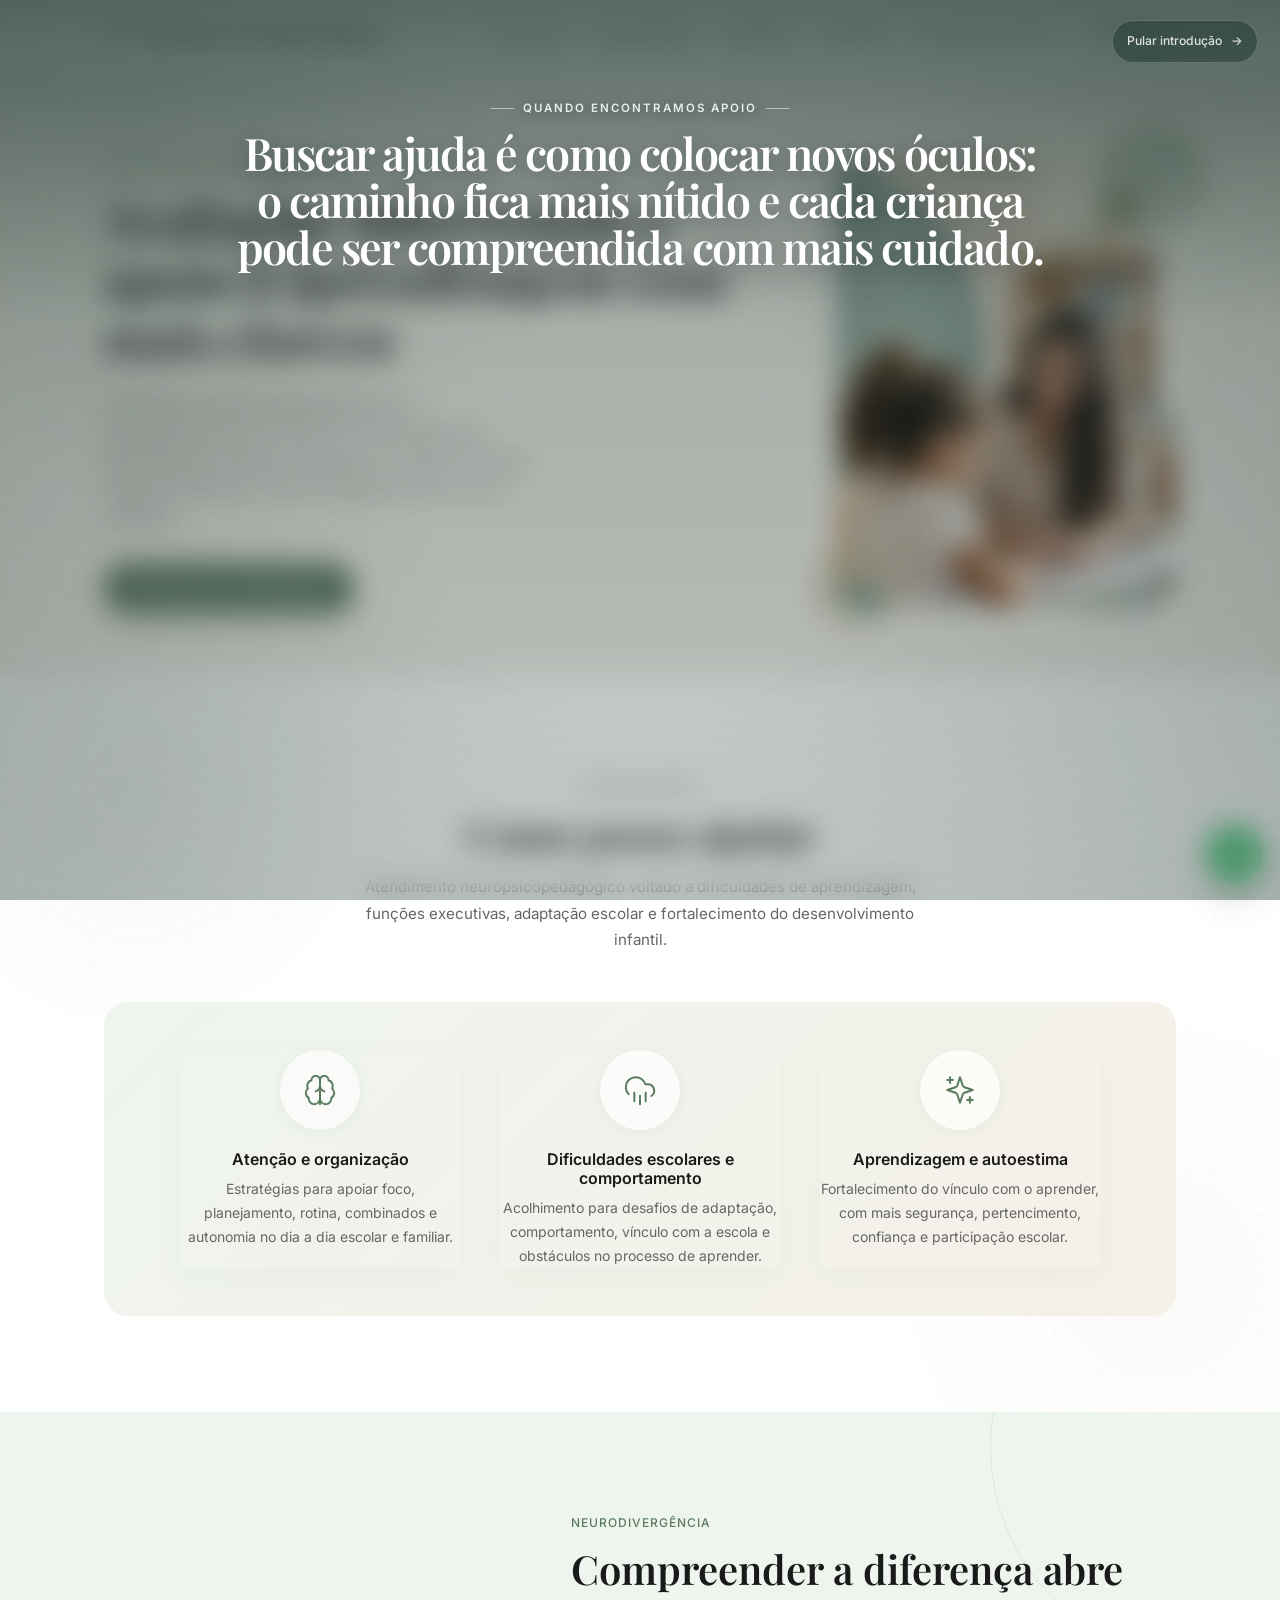
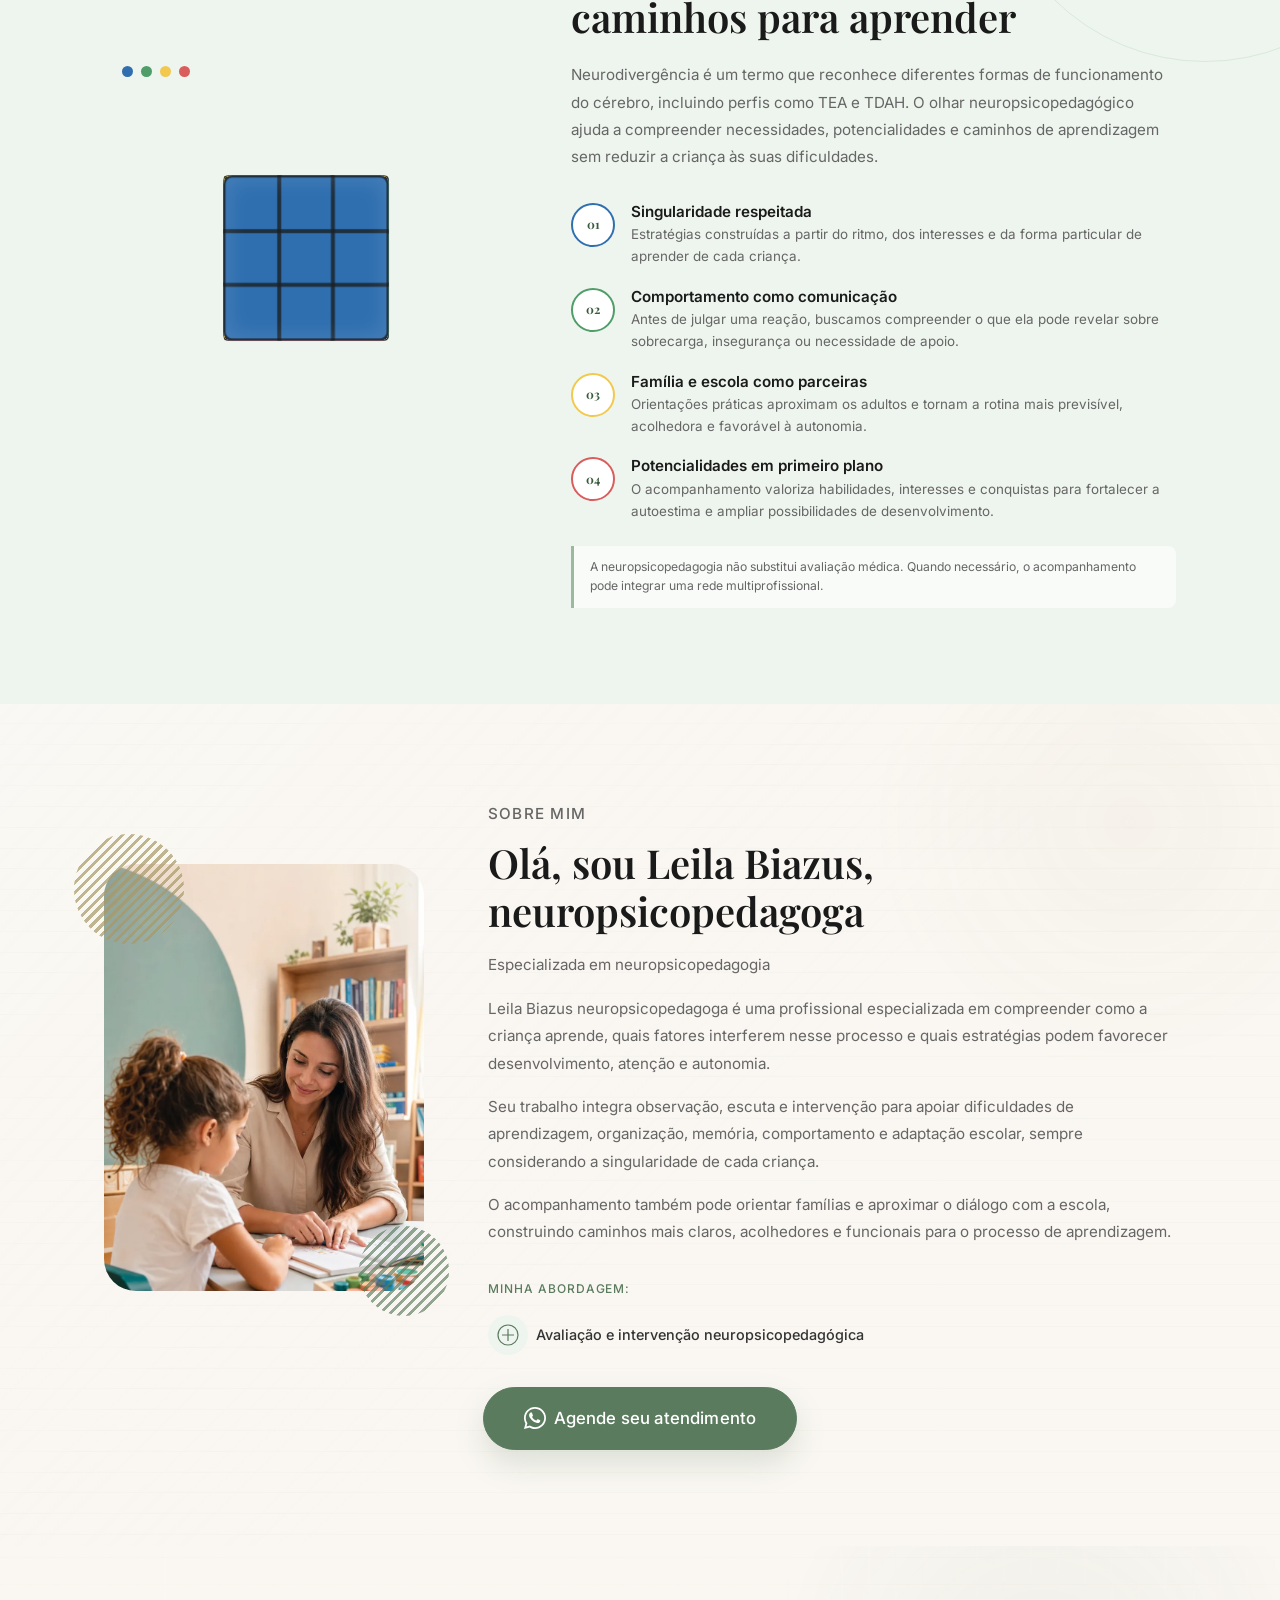
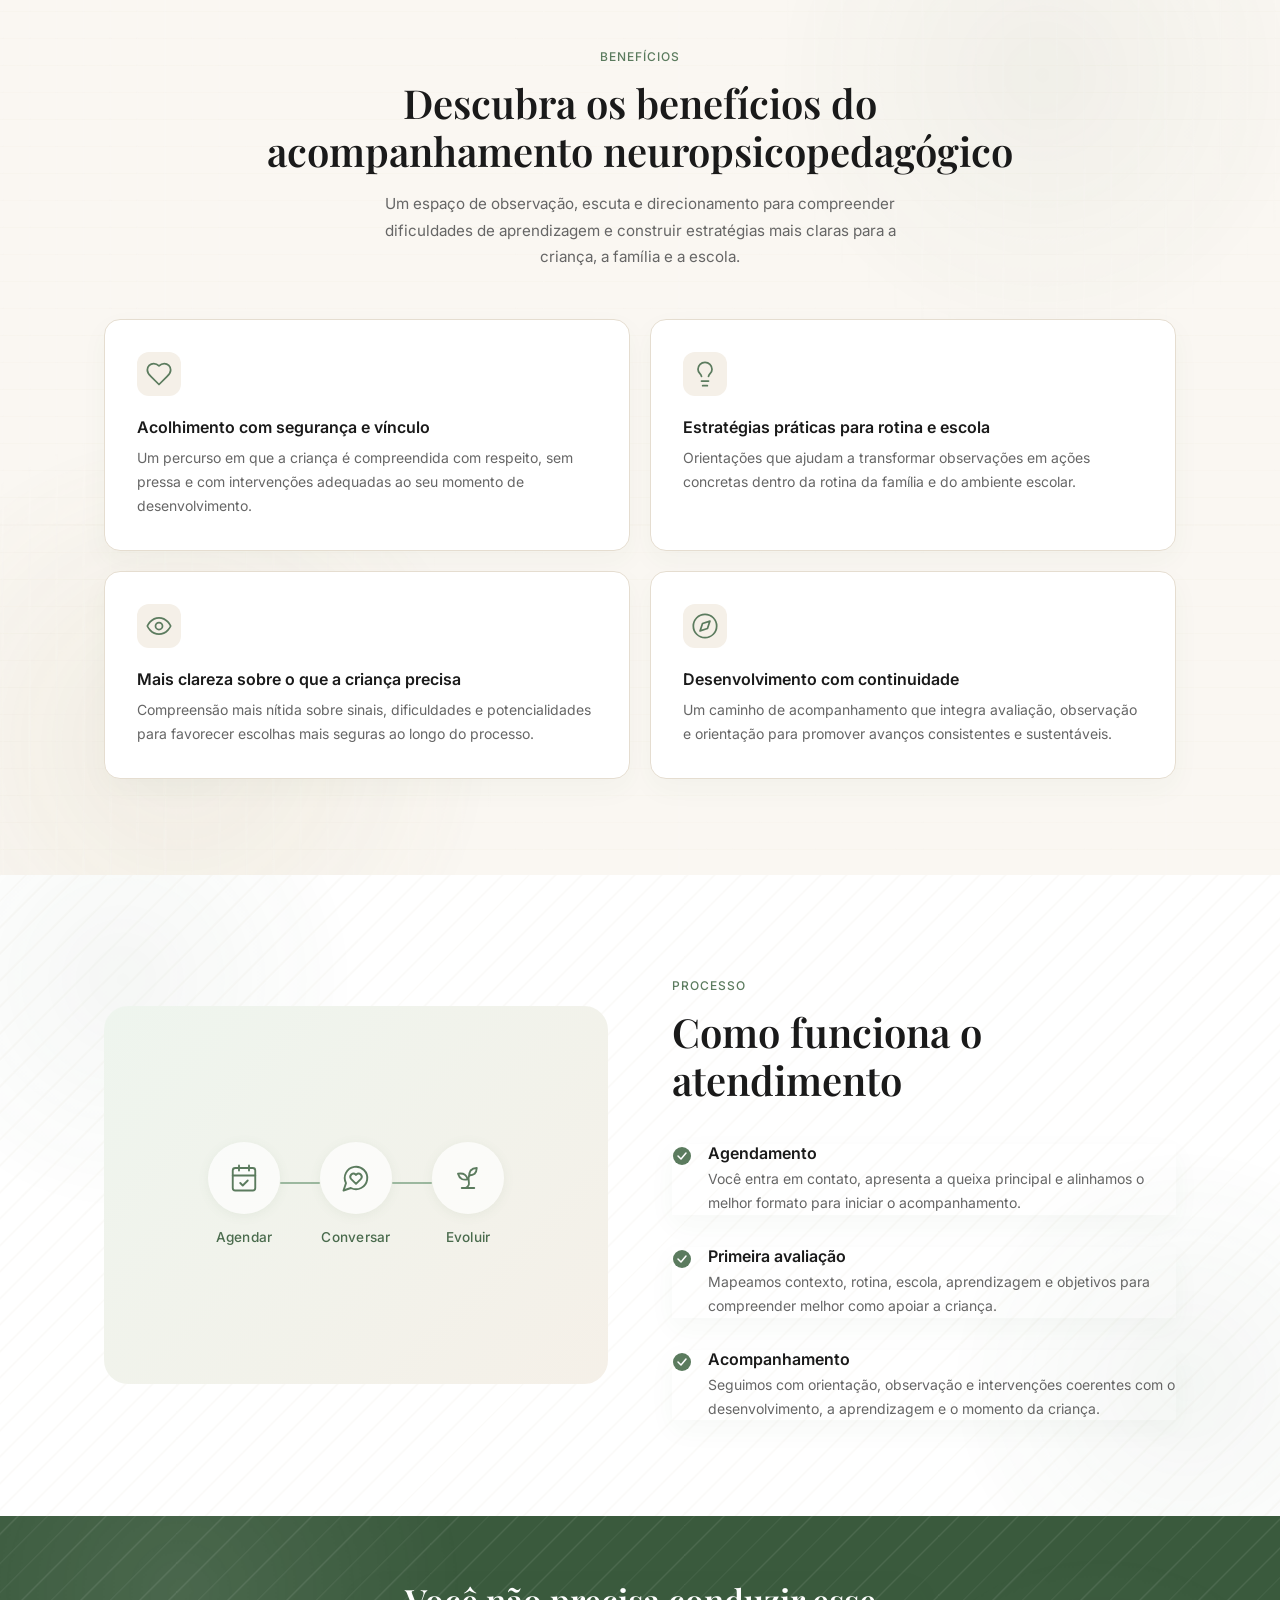
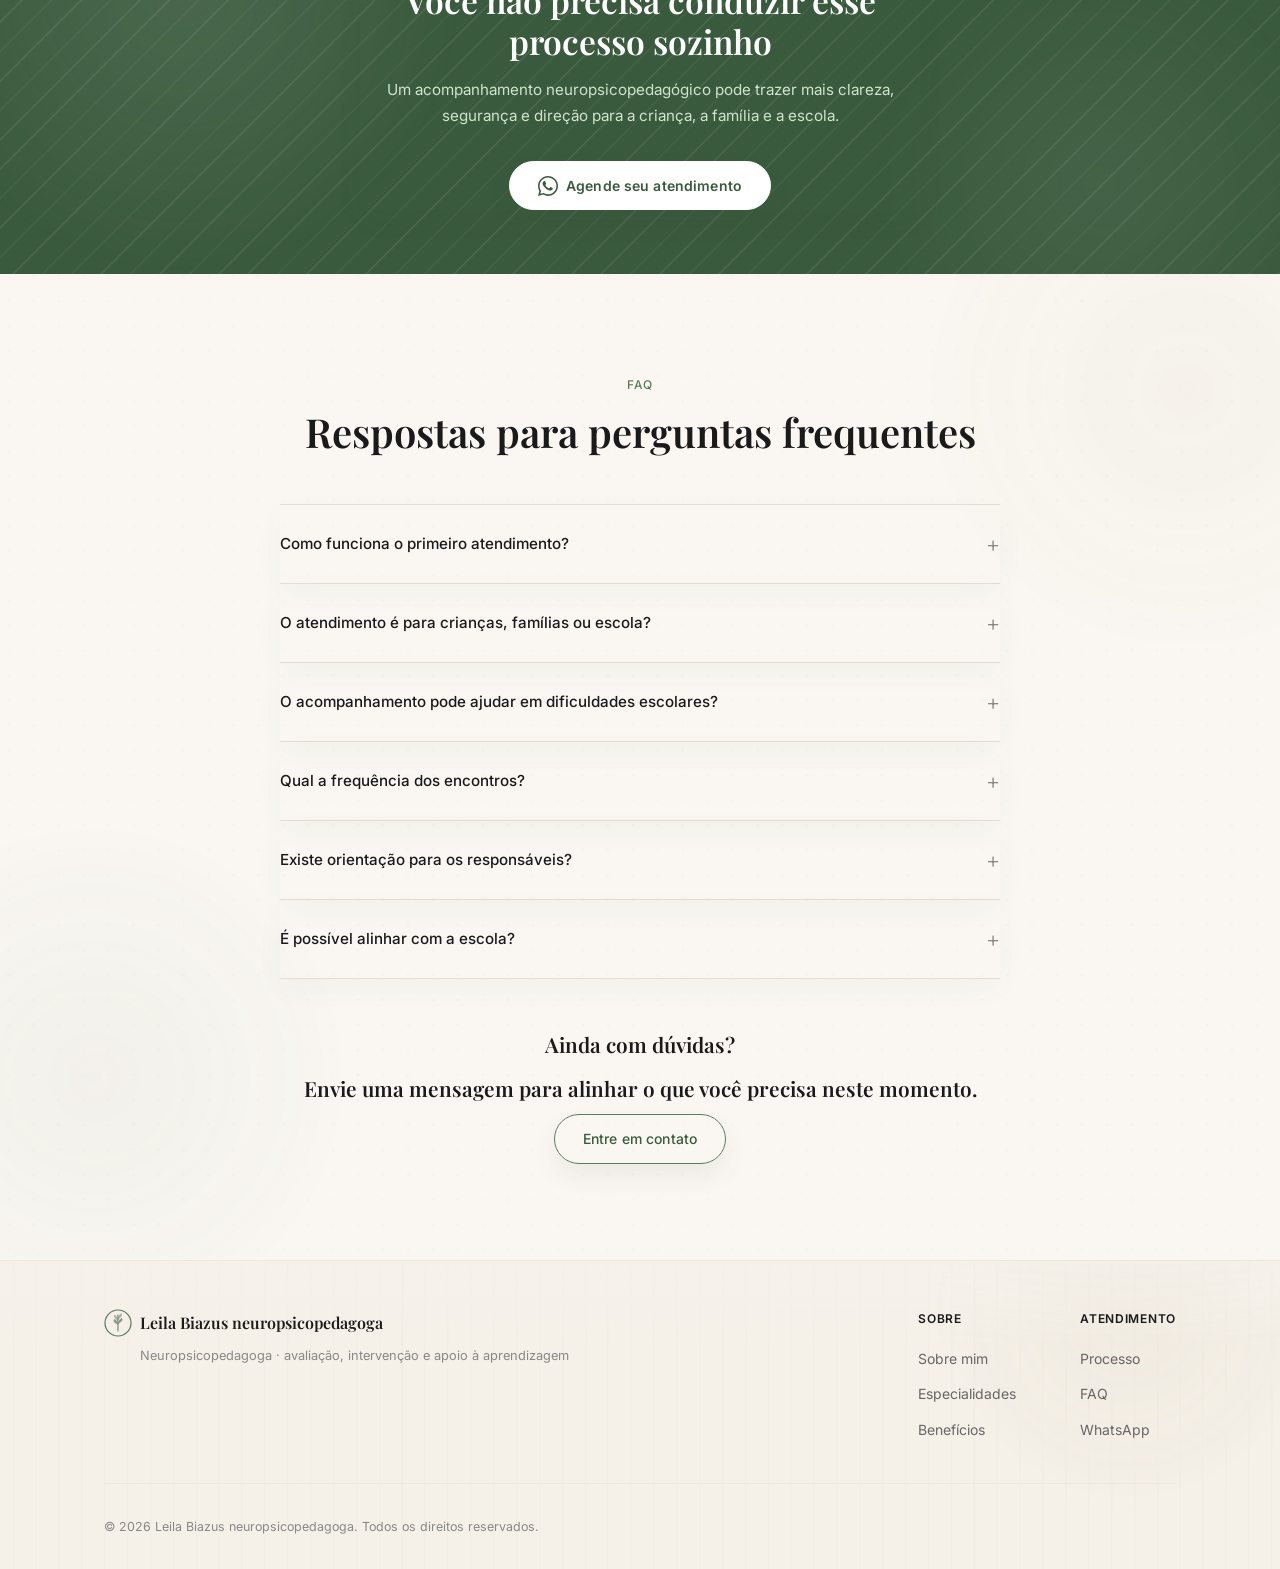
<file: index.html>
<!DOCTYPE html>
<html lang="pt-BR">
<head>
  <meta charset="UTF-8">
  <meta name="viewport" content="width=device-width, initial-scale=1.0">
  <meta name="description" content="Leila Biazus neuropsicopedagoga com atendimento acolhedor para crianças com dificuldades de aprendizagem, atenção, organização e desenvolvimento infantil.">
  <meta name="keywords" content="neuropsicopedagoga, neuropsicopedagogia infantil, dificuldades de aprendizagem, atenção infantil, desenvolvimento infantil, orientação escolar, Leila Biazus">
  <meta name="author" content="Leila Biazus neuropsicopedagoga">
  <meta name="robots" content="index, follow">
  <meta name="theme-color" content="#5B7B5E">
  <meta property="og:locale" content="pt_BR">
  <meta property="og:site_name" content="Leila Biazus neuropsicopedagoga">
  <meta property="og:title" content="Leila Biazus neuropsicopedagoga">
  <meta property="og:description" content="Avaliação, intervenção e apoio à aprendizagem infantil com acolhimento para crianças, famílias e escola.">
  <meta property="og:type" content="website">
  <meta property="og:url" content="__SITE_URL__/">
  <meta property="og:image" content="__SITE_URL__/assets/leila/og-leila.png">
  <meta property="og:image:width" content="1200">
  <meta property="og:image:height" content="630">
  <meta property="og:image:alt" content="Identidade visual da Leila Biazus neuropsicopedagoga com foco em aprendizagem infantil">
  <meta name="twitter:card" content="summary_large_image">
  <meta name="twitter:title" content="Leila Biazus neuropsicopedagoga">
  <meta name="twitter:description" content="Apoio à aprendizagem infantil com avaliação, intervenção e parceria com a escola e a família.">
  <meta name="twitter:image" content="__SITE_URL__/assets/leila/og-leila.png">
  <link rel="icon" type="image/svg+xml" href="assets/leila/favicon-leila.svg">
  <link rel="canonical" href="__SITE_URL__/">
  <title>Leila Biazus neuropsicopedagoga | Avaliação e apoio à aprendizagem infantil</title>
  <link rel="preconnect" href="https://fonts.googleapis.com">
  <link rel="preconnect" href="https://fonts.gstatic.com" crossorigin>
  <script>
    (function () {
      try {
        var savedTheme = localStorage.getItem('leila-theme');
        document.documentElement.setAttribute('data-theme', savedTheme || 'sage');
      } catch (error) {
        document.documentElement.setAttribute('data-theme', 'sage');
      }
    }());
  </script>
  <link href="https://fonts.googleapis.com/css2?family=Inter:wght@400;500;600&family=Playfair+Display:wght@600;700&display=swap" rel="stylesheet">
  <link rel="stylesheet" href="assets/leila/leila-reference.css">
  <link rel="stylesheet" href="assets/leila/leila-motion.css">
  <link rel="stylesheet" href="assets/leila/leila-themes.css">
  <link rel="stylesheet" href="assets/leila/leila-opening.css">
  <script type="application/ld+json">
    {
      "@context": "https://schema.org",
      "@type": "Person",
      "name": "Leila Biazus neuropsicopedagoga",
      "jobTitle": "Neuropsicopedagoga",
      "description": "Profissional especializada em neuropsicopedagogia infantil, com atuação em avaliação, intervenção e apoio à aprendizagem.",
      "image": "__SITE_URL__/assets/leila/hero-leila.png",
      "url": "__SITE_URL__/",
      "knowsAbout": [
        "Neuropsicopedagogia infantil",
        "Dificuldades de aprendizagem",
        "Atenção e organização",
        "Desenvolvimento infantil",
        "Orientação escolar"
      ]
    }
  </script>
  <style>
    .hero-photo-custom {
      object-position: center 34% !important;
    }

    .sobre-photo-custom {
      object-position: center 36% !important;
    }

    .brand-long {
      font-size: 1rem;
    }

    .brand-long .brand-mobile {
      display: none;
    }

    @media (max-width: 600px) {
      .brand-long {
        font-size: 0.96rem;
      }

      .brand-long .brand-desktop {
        display: none;
      }

      .brand-long .brand-mobile {
        display: inline;
      }
    }
  </style>
</head>
<body>
  <section class="leila-opening" id="leila-opening" role="dialog" aria-modal="true" aria-labelledby="leila-opening-title">
    <div class="leila-opening__blur" aria-hidden="true"></div>
    <div class="leila-opening__shade" aria-hidden="true"></div>

    <div class="leila-opening__glasses" aria-hidden="true">
      <img
        class="leila-opening__glasses-poster"
        data-src="assets/leila/glasses-3d-poster.png"
        alt=""
        width="1304"
        height="902"
      >
    </div>

    <button class="leila-opening__skip" type="button" data-opening-skip aria-label="Pular introdução e acessar o site">
      Pular introdução
      <span aria-hidden="true">→</span>
    </button>

    <div class="leila-opening__content" aria-live="polite">
      <div class="leila-opening__message leila-opening__message--glasses" aria-hidden="true">
        <p class="leila-opening__eyebrow">Quando encontramos apoio</p>
        <p class="leila-opening__glasses-text" id="leila-opening-title">Buscar ajuda é como colocar novos óculos: o caminho fica mais nítido e cada criança pode ser compreendida com mais cuidado.</p>
        <button class="leila-opening__enter" type="button" data-opening-reveal disabled>
          <span>Conhecer a Leila</span>
          <span aria-hidden="true">→</span>
        </button>
      </div>
    </div>
  </section>

  <noscript>
    <style>
      .leila-opening { display: none !important; }
    </style>
  </noscript>

  <canvas id="ambient-particles" aria-hidden="true"></canvas>

  <header class="nav" id="nav">
    <div class="nav-inner">
      <a href="#inicio" class="nav-brand brand-long">
        <svg class="nav-logo" width="28" height="28" viewBox="0 0 28 28" fill="none" xmlns="http://www.w3.org/2000/svg" aria-hidden="true">
          <circle cx="14" cy="14" r="13" stroke="#5B7B5E" stroke-width="1.2" fill="none"></circle>
          <path d="M14 22 C13.8 19 14.2 16.5 14 14.5 C13.7 12 14 9 14 6" stroke="#5B7B5E" stroke-width="1" stroke-linecap="round" fill="none"></path>
          <path d="M14 16 C12 14.5 10.5 14 9.8 12.5 C9 11 9.8 9.8 10.8 10.3 C12 11 13.5 13 14 15Z" fill="#5B7B5E" opacity="0.7"></path>
          <path d="M14 12.5 C12.2 10.5 10.8 9.5 10.2 8 C9.5 6.5 10.5 5.5 11.5 6.2 C12.8 7 13.8 9 14 11.5Z" fill="#5B7B5E" opacity="0.5"></path>
          <path d="M14 15 C16 13.5 17.5 13 18.2 11.5 C19 10 18.2 8.8 17.2 9.3 C16 10 14.5 12 14 14Z" fill="#5B7B5E" opacity="0.7"></path>
          <path d="M14 11 C15.8 9 17.2 8 17.8 6.5 C18.5 5 17.5 4 16.5 4.7 C15.2 5.5 14.2 7.5 14 10Z" fill="#5B7B5E" opacity="0.5"></path>
        </svg>
        <span class="brand-desktop">Leila Biasuz neuropsicopedagoga</span>
        <span class="brand-mobile">Leila Biasuz</span>
      </a>
      <nav aria-label="Menu principal">
        <ul class="nav-links" id="nav-links">
          <li><a href="#sobre">Sobre mim</a></li>
          <li><a href="#especialidades">Especialidades</a></li>
          <li><a href="#beneficios">Benefícios</a></li>
          <li><a href="#processo">Processo</a></li>
          <li class="nav-palette-item">
            <button type="button" class="nav-palette-trigger" id="palette-trigger" data-open-palette aria-controls="palette-panel" aria-expanded="false" aria-haspopup="true">
              <svg viewBox="0 0 24 24" fill="none" aria-hidden="true">
                <path d="M12 3a9 9 0 1 0 0 18h1.1a2.4 2.4 0 0 0 2.4-2.4c0-.8-.4-1.5-1-2 .3-.2.8-.4 1.3-.4H17a4 4 0 0 0 0-8h-1a2 2 0 1 1-2-2h1.5A2.5 2.5 0 0 0 18 3.7 9 9 0 0 0 12 3Z" stroke="currentColor" stroke-width="1.5" stroke-linecap="round" stroke-linejoin="round"></path>
                <circle cx="7.5" cy="12" r="1.1" fill="currentColor"></circle>
                <circle cx="9.8" cy="8.2" r="1.1" fill="currentColor"></circle>
                <circle cx="13.9" cy="7.5" r="1.1" fill="currentColor"></circle>
              </svg>
              <span>Paleta de cores</span>
            </button>
            <aside class="palette-panel" id="palette-panel" aria-hidden="true" aria-labelledby="palette-title" role="dialog" aria-modal="false">
              <div class="palette-panel-header">
                <div>
                  <p class="tag">Personalização</p>
                  <h2 id="palette-title">Paleta de cores</h2>
                </div>
                <button type="button" class="palette-close" id="palette-close" aria-label="Fechar paleta">
                  <svg width="18" height="18" viewBox="0 0 24 24" fill="none" aria-hidden="true">
                    <path d="M6 6l12 12M18 6 6 18" stroke="currentColor" stroke-width="1.6" stroke-linecap="round"></path>
                  </svg>
                </button>
              </div>
              <p class="palette-desc">Explore 26 atmosferas visuais e escolha a que combina melhor com a profissional. As cores mudam sem alterar o posicionamento do site.</p>
              <div class="palette-grid">
                <button type="button" class="palette-option is-active" data-theme="sage" data-theme-color="#5B7B5E" aria-pressed="true">
                  <span class="palette-swatches">
                    <span style="background:#3A5A3D;"></span>
                    <span style="background:#D4C4A8;"></span>
                    <span style="background:#FAF7F2;"></span>
                  </span>
                  <span class="palette-name">Sálvia Clássica</span>
                  <span class="palette-note">Acolhedora, leve e bem próxima da identidade atual.</span>
                </button>
                <button type="button" class="palette-option" data-theme="oceano" data-theme-color="#4F8392" aria-pressed="false">
                  <span class="palette-swatches">
                    <span style="background:#355C67;"></span>
                    <span style="background:#D1BCA6;"></span>
                    <span style="background:#FCFAF7;"></span>
                  </span>
                  <span class="palette-name">Oceano Calmo</span>
                  <span class="palette-note">Mais serena e clínica, com frescor sem perder acolhimento.</span>
                </button>
                <button type="button" class="palette-option" data-theme="terracota" data-theme-color="#A66C5C" aria-pressed="false">
                  <span class="palette-swatches">
                    <span style="background:#75493F;"></span>
                    <span style="background:#D9B79D;"></span>
                    <span style="background:#FEFAF6;"></span>
                  </span>
                  <span class="palette-name">Terracota Suave</span>
                  <span class="palette-note">Mais humana e calorosa, boa para uma presença afetiva e elegante.</span>
                </button>
                <button type="button" class="palette-option" data-theme="pessego" data-theme-color="#84946F" aria-pressed="false">
                  <span class="palette-swatches">
                    <span style="background:#5F6C4E;"></span>
                    <span style="background:#E0B296;"></span>
                    <span style="background:#FEF8F3;"></span>
                  </span>
                  <span class="palette-name">Pêssego Terapêutico</span>
                  <span class="palette-note">Mistura suavidade infantil com estabilidade visual para conversão.</span>
                </button>
                <button type="button" class="palette-option" data-theme="rose" data-theme-color="#9A728A" aria-pressed="false">
                  <span class="palette-swatches">
                    <span style="background:#6E4F63;"></span>
                    <span style="background:#D8C0B2;"></span>
                    <span style="background:#FDF9F7;"></span>
                  </span>
                  <span class="palette-name">Rosé Escola</span>
                  <span class="palette-note">Mais delicada, com toque editorial e ainda profissional.</span>
                </button>
              </div>
              <p class="palette-panel-footer">A paleta escolhida fica salva neste navegador para facilitar apresentações e testes com a cliente.</p>
            </aside>
          </li>
          <li><a href="https://wa.me/5500000000000?text=Olá%2C%20gostaria%20de%20agendar%20um%20atendimento." class="nav-cta">Agendar</a></li>
        </ul>
      </nav>
      <button class="menu-btn" id="menu-btn" aria-label="Abrir menu" aria-expanded="false">
        <span></span><span></span><span></span>
      </button>
    </div>
  </header>

  <section class="hero" id="inicio">
    <div class="hero-inner container">
      <div class="hero-text">
        <p class="tag">Neuropsicopedagogia infantil</p>
        <h1>Avaliação, intervenção e apoio à aprendizagem com mais clareza</h1>
        <p class="hero-desc">Leila Biasuz neuropsicopedagoga atuo no acompanhamento de crianças com dificuldades de aprendizagem, atenção, organização e desenvolvimento, integrando família, escola e estratégias práticas para o cotidiano.</p>
        <a href="https://wa.me/5500000000000?text=Olá%2C%20gostaria%20de%20agendar%20um%20atendimento." class="btn btn-primary">
          <svg width="18" height="18" viewBox="0 0 20 20" fill="none" aria-hidden="true">
            <path d="M17 2.9C15.2 1.1 12.7 0 10 0 4.5 0 0 4.5 0 10c0 1.8.5 3.4 1.3 4.9L0 20l5.2-1.4C6.7 19.5 8.3 20 10 20c5.5 0 10-4.5 10-10 0-2.7-1-5.1-2.9-7zm-7 15.4c-1.5 0-3-.4-4.3-1.2l-.3-.2-3.1.8.8-3-.2-.3C2.1 13.1 1.6 11.6 1.6 10c0-4.6 3.7-8.4 8.4-8.4 2.2 0 4.3.9 5.9 2.5 1.6 1.6 2.5 3.7 2.5 5.9 0 4.6-3.8 8.3-8.4 8.3zm4.6-6.3c-.3-.1-1.5-.8-1.8-.9-.2-.1-.4-.1-.6.1-.2.3-.6.8-.8 1-.1.2-.3.2-.5.1-.3-.1-1.1-.4-2.1-1.3-.8-.7-1.3-1.6-1.4-1.8-.2-.3 0-.4.1-.5l.4-.4c.1-.1.2-.3.2-.4.1-.2 0-.3 0-.4-.1-.1-.6-1.4-.8-2-.2-.5-.4-.4-.6-.4h-.5c-.2 0-.4.1-.7.3-.2.3-.9.9-.9 2.1s.9 2.4 1 2.6c.1.2 1.8 2.7 4.3 3.8.6.3 1.1.4 1.4.5.6.2 1.2.2 1.6.1.5-.1 1.5-.6 1.7-1.2.2-.6.2-1.1.2-1.2-.1-.1-.3-.2-.6-.3z" fill="currentColor"></path>
          </svg>
          Agende um atendimento
        </a>
      </div>
      <div class="hero-img">
        <div class="hero-img-wrapper">
          <img class="hero-photo-custom" src="assets/leila/hero-leila.webp" alt="Atendimento neuropsicopedagógico infantil com Leila Biazus" width="380" height="507" decoding="async">
          <div class="deco-circle deco-hero-top-right"></div>
          <div class="deco-circle deco-hero-bottom-left"></div>
        </div>
      </div>
    </div>
  </section>

  <section class="section especialidades" id="especialidades">
    <div class="container">
      <div class="section-header">
        <p class="tag">Especialidades</p>
        <h2>Como posso ajudar</h2>
        <p class="section-desc">Atendimento neuropsicopedagógico voltado a dificuldades de aprendizagem, funções executivas, adaptação escolar e fortalecimento do desenvolvimento infantil.</p>
      </div>
      <div class="esp-grid">
        <div class="esp-item">
          <div class="esp-icon">
            <svg xmlns="http://www.w3.org/2000/svg" width="34" height="34" viewBox="0 0 24 24" fill="none" stroke="#5B7B5E" stroke-width="1.4" stroke-linecap="round" stroke-linejoin="round" aria-hidden="true"><path d="M12 5a3 3 0 1 0-5.997.125 4 4 0 0 0-2.526 5.77 4 4 0 0 0 .556 6.588A4 4 0 1 0 12 18Z"></path><path d="M12 5a3 3 0 1 1 5.997.125 4 4 0 0 1 2.526 5.77 4 4 0 0 1-.556 6.588A4 4 0 1 1 12 18Z"></path><path d="M15 13a4.5 4.5 0 0 1-3-4 4.5 4.5 0 0 1-3 4"></path><path d="M12 18v4"></path></svg>
          </div>
          <h3>Atenção e organização</h3>
          <p>Estratégias para apoiar foco, planejamento, rotina, combinados e autonomia no dia a dia escolar e familiar.</p>
        </div>
        <div class="esp-item">
          <div class="esp-icon">
            <svg xmlns="http://www.w3.org/2000/svg" width="34" height="34" viewBox="0 0 24 24" fill="none" stroke="#5B7B5E" stroke-width="1.4" stroke-linecap="round" stroke-linejoin="round" aria-hidden="true"><path d="M4 14.899A7 7 0 1 1 15.71 8h1.79a4.5 4.5 0 0 1 2.5 8.242"></path><path d="M16 14v6"></path><path d="M8 14v6"></path><path d="M12 16v6"></path></svg>
          </div>
          <h3>Dificuldades escolares e comportamento</h3>
          <p>Acolhimento para desafios de adaptação, comportamento, vínculo com a escola e obstáculos no processo de aprender.</p>
        </div>
        <div class="esp-item">
          <div class="esp-icon">
            <svg xmlns="http://www.w3.org/2000/svg" width="34" height="34" viewBox="0 0 24 24" fill="none" stroke="#5B7B5E" stroke-width="1.4" stroke-linecap="round" stroke-linejoin="round" aria-hidden="true"><path d="m12 3-1.912 5.813a2 2 0 0 1-1.275 1.275L3 12l5.813 1.912a2 2 0 0 1 1.275 1.275L12 21l1.912-5.813a2 2 0 0 1 1.275-1.275L21 12l-5.813-1.912a2 2 0 0 1-1.275-1.275L12 3Z"></path><path d="M5 3v4"></path><path d="M19 17v4"></path><path d="M3 5h4"></path><path d="M17 19h4"></path></svg>
          </div>
          <h3>Aprendizagem e autoestima</h3>
          <p>Fortalecimento do vínculo com o aprender, com mais segurança, pertencimento, confiança e participação escolar.</p>
        </div>
      </div>
    </div>
  </section>

  <section class="section neurodivergencia" id="neurodivergencia">
    <div class="container">
      <div class="neurodivergencia-grid">
        <div class="neurodivergencia-visual" data-spline-tea-cube role="img" aria-label="Cubo interativo nas cores azul, verde, amarelo e vermelho da paleta TEA">
          <div class="tea-cube-fallback" aria-hidden="true">
            <div class="tea-cube">
              <span class="tea-cube-face tea-cube-front"></span>
              <span class="tea-cube-face tea-cube-back"></span>
              <span class="tea-cube-face tea-cube-right"></span>
              <span class="tea-cube-face tea-cube-left"></span>
              <span class="tea-cube-face tea-cube-top"></span>
              <span class="tea-cube-face tea-cube-bottom"></span>
            </div>
          </div>
          <canvas class="neurodivergencia-canvas" aria-hidden="true"></canvas>
          <div class="neurodivergencia-loading" role="status">Carregando cubo interativo…</div>
        </div>
        <div class="neurodivergencia-content">
          <p class="tag">Neurodivergência</p>
          <h2>Compreender a diferença abre caminhos para aprender</h2>
          <p class="neurodivergencia-intro">Neurodivergência é um termo que reconhece diferentes formas de funcionamento do cérebro, incluindo perfis como TEA e TDAH. O olhar neuropsicopedagógico ajuda a compreender necessidades, potencialidades e caminhos de aprendizagem sem reduzir a criança às suas dificuldades.</p>
          <div class="neurodivergencia-pilares">
            <div class="neurodivergencia-pilar">
              <span aria-hidden="true">01</span>
              <div>
                <h3>Singularidade respeitada</h3>
                <p>Estratégias construídas a partir do ritmo, dos interesses e da forma particular de aprender de cada criança.</p>
              </div>
            </div>
            <div class="neurodivergencia-pilar">
              <span aria-hidden="true">02</span>
              <div>
                <h3>Comportamento como comunicação</h3>
                <p>Antes de julgar uma reação, buscamos compreender o que ela pode revelar sobre sobrecarga, insegurança ou necessidade de apoio.</p>
              </div>
            </div>
            <div class="neurodivergencia-pilar">
              <span aria-hidden="true">03</span>
              <div>
                <h3>Família e escola como parceiras</h3>
                <p>Orientações práticas aproximam os adultos e tornam a rotina mais previsível, acolhedora e favorável à autonomia.</p>
              </div>
            </div>
            <div class="neurodivergencia-pilar">
              <span aria-hidden="true">04</span>
              <div>
                <h3>Potencialidades em primeiro plano</h3>
                <p>O acompanhamento valoriza habilidades, interesses e conquistas para fortalecer a autoestima e ampliar possibilidades de desenvolvimento.</p>
              </div>
            </div>
          </div>
          <p class="neurodivergencia-note">A neuropsicopedagogia não substitui avaliação médica. Quando necessário, o acompanhamento pode integrar uma rede multiprofissional.</p>
        </div>
      </div>
    </div>
  </section>

  <section class="section sobre" id="sobre">
    <div class="container">
      <div class="sobre-grid">
        <div class="sobre-img">
          <div class="sobre-img-composition">
            <img class="sobre-photo-custom" src="assets/leila/hero-leila.webp" alt="Leila Biazus neuropsicopedagoga em atendimento infantil acolhedor" loading="lazy" decoding="async">
            <div class="deco-circle deco-top-left"></div>
            <div class="deco-circle deco-bottom-right"></div>
          </div>
        </div>
        <div class="sobre-text">
          <p class="tag">Sobre mim</p>
          <h2>Olá, sou Leila Biazus,<br>neuropsicopedagoga</h2>
          <p class="sobre-crp">Especializada em neuropsicopedagogia</p>
          <p>Leila Biazus neuropsicopedagoga é uma profissional especializada em compreender como a criança aprende, quais fatores interferem nesse processo e quais estratégias podem favorecer desenvolvimento, atenção e autonomia.</p>
          <p>Seu trabalho integra observação, escuta e intervenção para apoiar dificuldades de aprendizagem, organização, memória, comportamento e adaptação escolar, sempre considerando a singularidade de cada criança.</p>
          <p>O acompanhamento também pode orientar famílias e aproximar o diálogo com a escola, construindo caminhos mais claros, acolhedores e funcionais para o processo de aprendizagem.</p>
          <div class="sobre-abordagens">
            <p class="tag">Minha abordagem:</p>
            <div class="abordagens-list">
              <details class="abordagem-item">
                <summary>
                  <div class="abordagem-icon">
                    <svg width="24" height="24" viewBox="0 0 24 24" fill="none" aria-hidden="true">
                      <circle cx="12" cy="12" r="10" stroke="#5B7B5E" stroke-width="1.2"></circle>
                      <path d="M12 6v12M6 12h12" stroke="#5B7B5E" stroke-width="1.2"></path>
                    </svg>
                  </div>
                  <span>Avaliação e intervenção neuropsicopedagógica</span>
                </summary>
                <p class="abordagem-desc">Acompanhamento sensível, estruturado e prático para investigar dificuldades, orientar intervenções e fortalecer a relação da criança com a aprendizagem.</p>
              </details>
            </div>
          </div>
        </div>
      </div>
      <div style="width:100%;display:flex;justify-content:center;margin-top:2rem;">
        <a href="https://wa.me/5500000000000?text=Olá%2C%20gostaria%20de%20agendar%20um%20atendimento." class="btn btn-primary" style="padding:1rem 2.5rem;font-size:1.05rem;">
          <svg width="22" height="22" viewBox="0 0 20 20" fill="none" aria-hidden="true">
            <path d="M17 2.9C15.2 1.1 12.7 0 10 0 4.5 0 0 4.5 0 10c0 1.8.5 3.4 1.3 4.9L0 20l5.2-1.4C6.7 19.5 8.3 20 10 20c5.5 0 10-4.5 10-10 0-2.7-1-5.1-2.9-7zm-7 15.4c-1.5 0-3-.4-4.3-1.2l-.3-.2-3.1.8.8-3-.2-.3C2.1 13.1 1.6 11.6 1.6 10c0-4.6 3.7-8.4 8.4-8.4 2.2 0 4.3.9 5.9 2.5 1.6 1.6 2.5 3.7 2.5 5.9 0 4.6-3.8 8.3-8.4 8.3zm4.6-6.3c-.3-.1-1.5-.8-1.8-.9-.2-.1-.4-.1-.6.1-.2.3-.6.8-.8 1-.1.2-.3.2-.5.1-.3-.1-1.1-.4-2.1-1.3-.8-.7-1.3-1.6-1.4-1.8-.2-.3 0-.4.1-.5l.4-.4c.1-.1.2-.3.2-.4.1-.2 0-.3 0-.4-.1-.1-.6-1.4-.8-2-.2-.5-.4-.4-.6-.4h-.5c-.2 0-.4.1-.7.3-.2.3-.9.9-.9 2.1s.9 2.4 1 2.6c.1.2 1.8 2.7 4.3 3.8.6.3 1.1.4 1.4.5.6.2 1.2.2 1.6.1.5-.1 1.5-.6 1.7-1.2.2-.6.2-1.1.2-1.2-.1-.1-.3-.2-.6-.3z" fill="currentColor"></path>
          </svg>
          Agende seu atendimento
        </a>
      </div>
    </div>
  </section>

  <section class="section beneficios" id="beneficios">
    <div class="container">
      <div class="section-header">
        <p class="tag">Benefícios</p>
        <h2>Descubra os benefícios do<br>acompanhamento neuropsicopedagógico</h2>
        <p class="section-desc">Um espaço de observação, escuta e direcionamento para compreender dificuldades de aprendizagem e construir estratégias mais claras para a criança, a família e a escola.</p>
      </div>
      <div class="beneficios-grid">
        <div class="beneficio-card">
          <div class="beneficio-icon">
            <svg xmlns="http://www.w3.org/2000/svg" width="28" height="28" viewBox="0 0 24 24" fill="none" stroke="#5B7B5E" stroke-width="1.5" stroke-linecap="round" stroke-linejoin="round" aria-hidden="true"><path d="M19 14c1.49-1.46 3-3.21 3-5.5A5.5 5.5 0 0 0 16.5 3c-1.76 0-3 .5-4.5 2-1.5-1.5-2.74-2-4.5-2A5.5 5.5 0 0 0 2 8.5c0 2.3 1.5 4.05 3 5.5l7 7Z"></path></svg>
          </div>
          <h3>Acolhimento com segurança e vínculo</h3>
          <p>Um percurso em que a criança é compreendida com respeito, sem pressa e com intervenções adequadas ao seu momento de desenvolvimento.</p>
        </div>
        <div class="beneficio-card">
          <div class="beneficio-icon">
            <svg xmlns="http://www.w3.org/2000/svg" width="28" height="28" viewBox="0 0 24 24" fill="none" stroke="#5B7B5E" stroke-width="1.5" stroke-linecap="round" stroke-linejoin="round" aria-hidden="true"><path d="M15 14c.2-1 .7-1.7 1.5-2.5 1-.9 1.5-2.2 1.5-3.5A6 6 0 0 0 6 8c0 1 .2 2.2 1.5 3.5.7.7 1.3 1.5 1.5 2.5"></path><path d="M9 18h6"></path><path d="M10 22h4"></path></svg>
          </div>
          <h3>Estratégias práticas para rotina e escola</h3>
          <p>Orientações que ajudam a transformar observações em ações concretas dentro da rotina da família e do ambiente escolar.</p>
        </div>
        <div class="beneficio-card">
          <div class="beneficio-icon">
            <svg xmlns="http://www.w3.org/2000/svg" width="28" height="28" viewBox="0 0 24 24" fill="none" stroke="#5B7B5E" stroke-width="1.5" stroke-linecap="round" stroke-linejoin="round" aria-hidden="true"><path d="M2 12s3-7 10-7 10 7 10 7-3 7-10 7-10-7-10-7Z"></path><circle cx="12" cy="12" r="3"></circle></svg>
          </div>
          <h3>Mais clareza sobre o que a criança precisa</h3>
          <p>Compreensão mais nítida sobre sinais, dificuldades e potencialidades para favorecer escolhas mais seguras ao longo do processo.</p>
        </div>
        <div class="beneficio-card">
          <div class="beneficio-icon">
            <svg xmlns="http://www.w3.org/2000/svg" width="28" height="28" viewBox="0 0 24 24" fill="none" stroke="#5B7B5E" stroke-width="1.5" stroke-linecap="round" stroke-linejoin="round" aria-hidden="true"><circle cx="12" cy="12" r="10"></circle><polygon points="16.24 7.76 14.12 14.12 7.76 16.24 9.88 9.88 16.24 7.76"></polygon></svg>
          </div>
          <h3>Desenvolvimento com continuidade</h3>
          <p>Um caminho de acompanhamento que integra avaliação, observação e orientação para promover avanços consistentes e sustentáveis.</p>
        </div>
      </div>
    </div>
  </section>

  <section class="section processo" id="processo">
    <div class="container">
      <div class="processo-grid">
        <div class="processo-img">
          <div class="processo-visual">
            <div class="visual-step">
              <div class="visual-icon">
                <svg xmlns="http://www.w3.org/2000/svg" width="30" height="30" viewBox="0 0 24 24" fill="none" stroke="#5B7B5E" stroke-width="1.5" stroke-linecap="round" stroke-linejoin="round" aria-hidden="true"><path d="M8 2v4"></path><path d="M16 2v4"></path><rect width="18" height="18" x="3" y="4" rx="2"></rect><path d="M3 10h18"></path><path d="m9 16 2 2 4-4"></path></svg>
              </div>
              <span class="visual-label">Agendar</span>
            </div>
            <div class="visual-connector"></div>
            <div class="visual-step">
              <div class="visual-icon">
                <svg xmlns="http://www.w3.org/2000/svg" width="30" height="30" viewBox="0 0 24 24" fill="none" stroke="#5B7B5E" stroke-width="1.5" stroke-linecap="round" stroke-linejoin="round" aria-hidden="true"><path d="M7.9 20A9 9 0 1 0 4 16.1L2 22z"></path><path d="M15.8 9.2a2.5 2.5 0 0 0-3.5 0l-.3.4-.3-.4a2.5 2.5 0 0 0-3.5 0 2.7 2.7 0 0 0 0 3.7l3.8 3.8 3.8-3.8a2.7 2.7 0 0 0 0-3.7z"></path></svg>
              </div>
              <span class="visual-label">Conversar</span>
            </div>
            <div class="visual-connector"></div>
            <div class="visual-step">
              <div class="visual-icon">
                <svg xmlns="http://www.w3.org/2000/svg" width="30" height="30" viewBox="0 0 24 24" fill="none" stroke="#5B7B5E" stroke-width="1.5" stroke-linecap="round" stroke-linejoin="round" aria-hidden="true"><path d="M7 20h10"></path><path d="M10 20c5.5-2.5.8-6.4 3-10"></path><path d="M9.5 9.4c1.1.8 1.8 2.2 2.3 3.7-2 .4-3.5.4-4.8-.3-1.2-.6-2.3-1.9-3-4.2 2.8-.5 4.4 0 5.5.8z"></path><path d="M14.1 6a7 7 0 0 0-1.1 4c1.9-.1 3.3-.6 4.3-1.4 1-1 1.6-2.3 1.7-4.6-2.7.1-4 1-4.9 2z"></path></svg>
              </div>
              <span class="visual-label">Evoluir</span>
            </div>
          </div>
        </div>
        <div class="processo-text">
          <p class="tag">Processo</p>
          <h2>Como funciona o atendimento</h2>
          <div class="processo-steps">
            <div class="processo-step">
              <div class="step-marker">
                <svg width="20" height="20" viewBox="0 0 20 20" fill="none" aria-hidden="true">
                  <circle cx="10" cy="10" r="9" fill="#5B7B5E"></circle>
                  <path d="M6 10l3 3 5-6" stroke="#fff" stroke-width="1.5" stroke-linecap="round" stroke-linejoin="round"></path>
                </svg>
              </div>
              <div>
                <h3>Agendamento</h3>
                <p>Você entra em contato, apresenta a queixa principal e alinhamos o melhor formato para iniciar o acompanhamento.</p>
              </div>
            </div>
            <div class="processo-step">
              <div class="step-marker">
                <svg width="20" height="20" viewBox="0 0 20 20" fill="none" aria-hidden="true">
                  <circle cx="10" cy="10" r="9" fill="#5B7B5E"></circle>
                  <path d="M6 10l3 3 5-6" stroke="#fff" stroke-width="1.5" stroke-linecap="round" stroke-linejoin="round"></path>
                </svg>
              </div>
              <div>
                <h3>Primeira avaliação</h3>
                <p>Mapeamos contexto, rotina, escola, aprendizagem e objetivos para compreender melhor como apoiar a criança.</p>
              </div>
            </div>
            <div class="processo-step">
              <div class="step-marker">
                <svg width="20" height="20" viewBox="0 0 20 20" fill="none" aria-hidden="true">
                  <circle cx="10" cy="10" r="9" fill="#5B7B5E"></circle>
                  <path d="M6 10l3 3 5-6" stroke="#fff" stroke-width="1.5" stroke-linecap="round" stroke-linejoin="round"></path>
                </svg>
              </div>
              <div>
                <h3>Acompanhamento</h3>
                <p>Seguimos com orientação, observação e intervenções coerentes com o desenvolvimento, a aprendizagem e o momento da criança.</p>
              </div>
            </div>
          </div>
        </div>
      </div>
    </div>
  </section>

  <section class="cta-banner">
    <div class="container">
      <div class="cta-inner">
        <h2>Você não precisa conduzir esse processo sozinho</h2>
        <p>Um acompanhamento neuropsicopedagógico pode trazer mais clareza, segurança e direção para a criança, a família e a escola.</p>
        <a href="https://wa.me/5500000000000?text=Olá%2C%20gostaria%20de%20agendar%20um%20atendimento." class="btn btn-cta">
          <svg width="20" height="20" viewBox="0 0 20 20" fill="none" aria-hidden="true">
            <path d="M17 2.9C15.2 1.1 12.7 0 10 0 4.5 0 0 4.5 0 10c0 1.8.5 3.4 1.3 4.9L0 20l5.2-1.4C6.7 19.5 8.3 20 10 20c5.5 0 10-4.5 10-10 0-2.7-1-5.1-2.9-7zm-7 15.4c-1.5 0-3-.4-4.3-1.2l-.3-.2-3.1.8.8-3-.2-.3C2.1 13.1 1.6 11.6 1.6 10c0-4.6 3.7-8.4 8.4-8.4 2.2 0 4.3.9 5.9 2.5 1.6 1.6 2.5 3.7 2.5 5.9 0 4.6-3.8 8.3-8.4 8.3zm4.6-6.3c-.3-.1-1.5-.8-1.8-.9-.2-.1-.4-.1-.6.1-.2.3-.6.8-.8 1-.1.2-.3.2-.5.1-.3-.1-1.1-.4-2.1-1.3-.8-.7-1.3-1.6-1.4-1.8-.2-.3 0-.4.1-.5l.4-.4c.1-.1.2-.3.2-.4.1-.2 0-.3 0-.4-.1-.1-.6-1.4-.8-2-.2-.5-.4-.4-.6-.4h-.5c-.2 0-.4.1-.7.3-.2.3-.9.9-.9 2.1s.9 2.4 1 2.6c.1.2 1.8 2.7 4.3 3.8.6.3 1.1.4 1.4.5.6.2 1.2.2 1.6.1.5-.1 1.5-.6 1.7-1.2.2-.6.2-1.1.2-1.2-.1-.1-.3-.2-.6-.3z" fill="currentColor"></path>
          </svg>
          Agende seu atendimento
        </a>
      </div>
    </div>
  </section>

  <section class="section faq" id="faq">
    <div class="container">
      <div class="section-header">
        <p class="tag">FAQ</p>
        <h2>Respostas para perguntas frequentes</h2>
      </div>
      <div class="faq-list">
        <details class="faq-item">
          <summary>Como funciona o primeiro atendimento?</summary>
          <p>No primeiro encontro conversamos sobre a queixa principal, rotina, escola e contexto da criança para definir a melhor direção de avaliação e acompanhamento.</p>
        </details>
        <details class="faq-item">
          <summary>O atendimento é para crianças, famílias ou escola?</summary>
          <p>O foco principal é a criança, mas família e escola podem participar quando isso favorece o desenvolvimento e o processo de aprendizagem.</p>
        </details>
        <details class="faq-item">
          <summary>O acompanhamento pode ajudar em dificuldades escolares?</summary>
          <p>Sim. O processo pode apoiar leitura, escrita, atenção, organização, adaptação escolar e vínculo com o aprender, sempre de forma individualizada.</p>
        </details>
        <details class="faq-item">
          <summary>Qual a frequência dos encontros?</summary>
          <p>A frequência é combinada de acordo com a necessidade observada, os objetivos da intervenção e a realidade da família.</p>
        </details>
        <details class="faq-item">
          <summary>Existe orientação para os responsáveis?</summary>
          <p>Sim. Quando necessário, os responsáveis recebem devolutivas e orientações para sustentar os avanços da criança em casa e na rotina escolar.</p>
        </details>
        <details class="faq-item">
          <summary>É possível alinhar com a escola?</summary>
          <p>Quando faz sentido para o caso, o acompanhamento pode incluir diálogo e orientações que aproximem família, criança e escola de forma construtiva.</p>
        </details>
      </div>
      <div class="faq-footer">
        <p>Ainda com dúvidas?</p>
        <p class="faq-footer-sub">Envie uma mensagem para alinhar o que você precisa neste momento.</p>
        <a href="https://wa.me/5500000000000?text=Olá%2C%20gostaria%20de%20agendar%20um%20atendimento." class="btn btn-outline">Entre em contato</a>
      </div>
    </div>
  </section>

  <footer class="footer">
    <div class="container">
      <div class="footer-top">
        <div class="footer-brand">
          <a href="#inicio" class="nav-brand brand-long">
            <svg class="nav-logo" width="28" height="28" viewBox="0 0 28 28" fill="none" xmlns="http://www.w3.org/2000/svg" aria-hidden="true">
              <circle cx="14" cy="14" r="13" stroke="#5B7B5E" stroke-width="1.2" fill="none"></circle>
              <path d="M14 22 C13.8 19 14.2 16.5 14 14.5 C13.7 12 14 9 14 6" stroke="#5B7B5E" stroke-width="1" stroke-linecap="round" fill="none"></path>
              <path d="M14 16 C12 14.5 10.5 14 9.8 12.5 C9 11 9.8 9.8 10.8 10.3 C12 11 13.5 13 14 15Z" fill="#5B7B5E" opacity="0.7"></path>
              <path d="M14 12.5 C12.2 10.5 10.8 9.5 10.2 8 C9.5 6.5 10.5 5.5 11.5 6.2 C12.8 7 13.8 9 14 11.5Z" fill="#5B7B5E" opacity="0.5"></path>
              <path d="M14 15 C16 13.5 17.5 13 18.2 11.5 C19 10 18.2 8.8 17.2 9.3 C16 10 14.5 12 14 14Z" fill="#5B7B5E" opacity="0.7"></path>
              <path d="M14 11 C15.8 9 17.2 8 17.8 6.5 C18.5 5 17.5 4 16.5 4.7 C15.2 5.5 14.2 7.5 14 10Z" fill="#5B7B5E" opacity="0.5"></path>
            </svg>
            <span class="brand-desktop">Leila Biazus neuropsicopedagoga</span>
            <span class="brand-mobile">Leila Biazus</span>
          </a>
          <p class="footer-crp">Neuropsicopedagoga · avaliação, intervenção e apoio à aprendizagem</p>
        </div>
        <div class="footer-nav">
          <div class="footer-col">
            <p class="footer-col-title">Sobre</p>
            <ul>
              <li><a href="#sobre">Sobre mim</a></li>
              <li><a href="#especialidades">Especialidades</a></li>
              <li><a href="#beneficios">Benefícios</a></li>
            </ul>
          </div>
          <div class="footer-col">
            <p class="footer-col-title">Atendimento</p>
            <ul>
              <li><a href="#processo">Processo</a></li>
              <li><a href="#faq">FAQ</a></li>
              <li><a href="https://wa.me/5500000000000?text=Olá%2C%20gostaria%20de%20agendar%20um%20atendimento.">WhatsApp</a></li>
            </ul>
          </div>
        </div>
      </div>
      <div class="footer-bottom">
        <p>© <span id="footer-year">2026</span> Leila Biazus neuropsicopedagoga. Todos os direitos reservados.</p>
      </div>
    </div>
  </footer>

  <a href="https://wa.me/5500000000000?text=Olá%2C%20gostaria%20de%20agendar%20um%20atendimento." class="whatsapp-float" aria-label="Conversar pelo WhatsApp">
    <svg width="28" height="28" viewBox="0 0 20 20" fill="none" aria-hidden="true">
      <path d="M17 2.9C15.2 1.1 12.7 0 10 0 4.5 0 0 4.5 0 10c0 1.8.5 3.4 1.3 4.9L0 20l5.2-1.4C6.7 19.5 8.3 20 10 20c5.5 0 10-4.5 10-10 0-2.7-1-5.1-2.9-7zm-7 15.4c-1.5 0-3-.4-4.3-1.2l-.3-.2-3.1.8.8-3-.2-.3C2.1 13.1 1.6 11.6 1.6 10c0-4.6 3.7-8.4 8.4-8.4 2.2 0 4.3.9 5.9 2.5 1.6 1.6 2.5 3.7 2.5 5.9 0 4.6-3.8 8.3-8.4 8.3zm4.6-6.3c-.3-.1-1.5-.8-1.8-.9-.2-.1-.4-.1-.6.1-.2.3-.6.8-.8 1-.1.2-.3.2-.5.1-.3-.1-1.1-.4-2.1-1.3-.8-.7-1.3-1.6-1.4-1.8-.2-.3 0-.4.1-.5l.4-.4c.1-.1.2-.3.2-.4.1-.2 0-.3 0-.4-.1-.1-.6-1.4-.8-2-.2-.5-.4-.4-.6-.4h-.5c-.2 0-.4.1-.7.3-.2.3-.9.9-.9 2.1s.9 2.4 1 2.6c.1.2 1.8 2.7 4.3 3.8.6.3 1.1.4 1.4.5.6.2 1.2.2 1.6.1.5-.1 1.5-.6 1.7-1.2.2-.6.2-1.1.2-1.2-.1-.1-.3-.2-.6-.3z" fill="currentColor"></path>
    </svg>
  </a>

  <script>
    document.getElementById('footer-year').textContent = new Date().getFullYear();
  </script>
  <script src="assets/leila/leila-reference.js"></script>
  <script src="assets/leila/anime.min.js"></script>
  <script src="assets/leila/leila-motion.js"></script>
  <script src="assets/leila/leila-themes.js"></script>
  <script src="assets/leila/leila-opening.js"></script>
  <script>
    (function () {
      var cubeModuleLoaded = false;

      function loadCubeModule() {
        if (cubeModuleLoaded || window.location.protocol === 'file:') {
          return;
        }

        cubeModuleLoaded = true;

        var splineCubeScript = document.createElement('script');
        splineCubeScript.type = 'module';
        splineCubeScript.src = 'assets/leila/leila-spline-cube.js';
        document.body.appendChild(splineCubeScript);
      }

      function scheduleCubeModule() {
        if ('requestIdleCallback' in window) {
          window.requestIdleCallback(loadCubeModule, { timeout: 1800 });
          return;
        }

        window.setTimeout(loadCubeModule, 600);
      }

      if (document.getElementById('leila-opening')) {
        document.addEventListener('leila:openingcomplete', scheduleCubeModule, { once: true });
      } else {
        scheduleCubeModule();
      }
    }());
  </script>
</body>
</html>
</file>
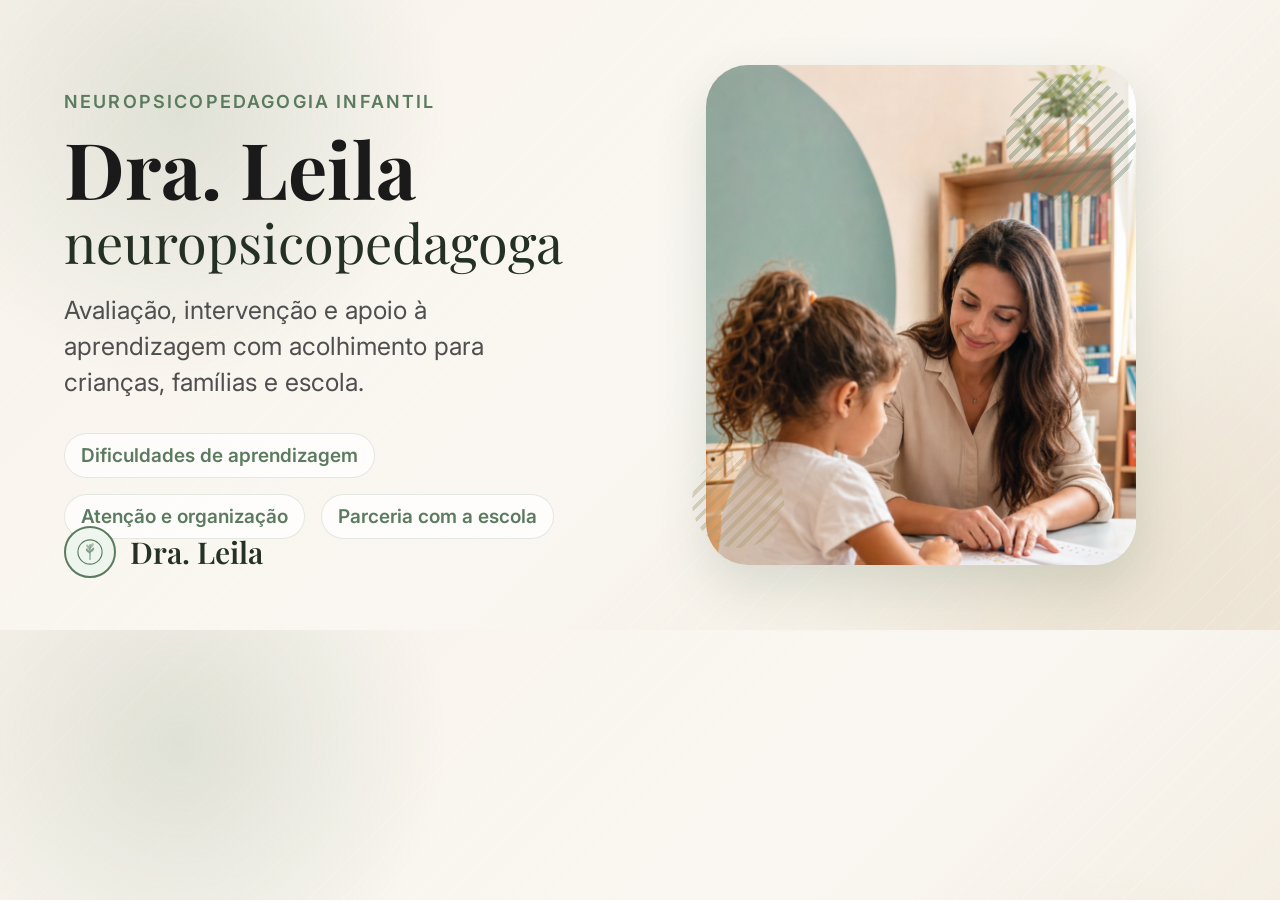
<file: assets/leila/og-leila.html>
<!DOCTYPE html>
<html lang="pt-BR">
<head>
  <meta charset="UTF-8">
  <meta name="viewport" content="width=device-width, initial-scale=1.0">
  <title>OG Leila</title>
  <link rel="preconnect" href="https://fonts.googleapis.com">
  <link rel="preconnect" href="https://fonts.gstatic.com" crossorigin>
  <link href="https://fonts.googleapis.com/css2?family=Inter:wght@400;500;600&family=Playfair+Display:wght@600;700&display=swap" rel="stylesheet">
  <style>
    * {
      box-sizing: border-box;
      margin: 0;
      padding: 0;
    }

    body {
      width: 1200px;
      height: 630px;
      overflow: hidden;
      font-family: "Inter", sans-serif;
      background:
        radial-gradient(circle at 14% 18%, rgba(91, 123, 94, 0.16) 0, transparent 22%),
        radial-gradient(circle at 86% 84%, rgba(212, 196, 168, 0.28) 0, transparent 24%),
        repeating-linear-gradient(135deg, rgba(255, 255, 255, 0.18) 0 1px, transparent 1px 24px),
        linear-gradient(135deg, #f8f3eb, #faf7f2 55%, #f0e8da);
      color: #1a1a1a;
    }

    .frame {
      position: relative;
      width: 100%;
      height: 100%;
      padding: 58px 64px;
      display: grid;
      grid-template-columns: 1.1fr 0.9fr;
      gap: 46px;
      align-items: center;
    }

    .tag {
      display: inline-block;
      margin-bottom: 18px;
      font-size: 18px;
      font-weight: 600;
      letter-spacing: 0.12em;
      text-transform: uppercase;
      color: #5b7b5e;
    }

    h1 {
      font-family: "Playfair Display", serif;
      font-size: 78px;
      line-height: 0.98;
      margin-bottom: 8px;
      max-width: 580px;
    }

    .subtitle {
      font-family: "Playfair Display", serif;
      font-size: 54px;
      line-height: 1.02;
      margin-bottom: 22px;
      color: #233023;
      max-width: 540px;
    }

    p {
      max-width: 520px;
      color: #4f4f4f;
      font-size: 25px;
      line-height: 1.45;
      margin-bottom: 32px;
    }

    .brand {
      display: flex;
      align-items: center;
      gap: 14px;
      font-family: "Playfair Display", serif;
      font-size: 30px;
      font-weight: 600;
      color: #243124;
    }

    .brand-icon {
      width: 52px;
      height: 52px;
      border-radius: 50%;
      border: 2px solid #5b7b5e;
      display: grid;
      place-items: center;
      background: rgba(238, 245, 238, 0.9);
    }

    .details {
      display: flex;
      gap: 16px;
      flex-wrap: wrap;
      color: #5b7b5e;
      font-size: 19px;
      font-weight: 600;
    }

    .details span {
      padding: 10px 16px;
      border-radius: 999px;
      background: rgba(255, 255, 255, 0.72);
      border: 1px solid rgba(91, 123, 94, 0.16);
    }

    .photo-wrap {
      position: relative;
      width: 100%;
      height: 100%;
      min-height: 470px;
      display: flex;
      align-items: center;
      justify-content: flex-end;
    }

    .photo-card {
      position: relative;
      width: 430px;
      height: 500px;
      border-radius: 42px;
      overflow: hidden;
      background: #eef5ee;
      box-shadow: 0 20px 50px rgba(58, 90, 61, 0.16);
    }

    .photo-card img {
      width: 100%;
      height: 100%;
      object-fit: cover;
      object-position: center 36%;
    }

    .circle {
      position: absolute;
      border-radius: 50%;
      background: repeating-linear-gradient(-45deg, rgba(91, 123, 94, 0.58), rgba(91, 123, 94, 0.58) 4px, transparent 4px, transparent 10px);
      opacity: 0.6;
    }

    .circle.a {
      width: 130px;
      height: 130px;
      top: 16px;
      right: 0;
    }

    .circle.b {
      width: 92px;
      height: 92px;
      bottom: 24px;
      left: 18px;
      background: repeating-linear-gradient(-45deg, rgba(168, 153, 104, 0.62), rgba(168, 153, 104, 0.62) 4px, transparent 4px, transparent 10px);
    }
  </style>
</head>
<body>
  <div class="frame">
    <div>
      <span class="tag">Neuropsicopedagogia infantil</span>
      <h1>Dra. Leila</h1>
      <div class="subtitle">neuropsicopedagoga</div>
      <p>Avaliação, intervenção e apoio à aprendizagem com acolhimento para crianças, famílias e escola.</p>
      <div class="details">
        <span>Dificuldades de aprendizagem</span>
        <span>Atenção e organização</span>
        <span>Parceria com a escola</span>
      </div>
    </div>
    <div class="photo-wrap">
      <div class="photo-card">
        <img src="hero-leila.png" alt="">
      </div>
      <div class="circle a"></div>
      <div class="circle b"></div>
    </div>
    <div class="brand" style="position:absolute;left:64px;bottom:52px;">
      <div class="brand-icon">
        <svg width="26" height="26" viewBox="0 0 28 28" fill="none" xmlns="http://www.w3.org/2000/svg" aria-hidden="true">
          <circle cx="14" cy="14" r="13" stroke="#5B7B5E" stroke-width="1.2" fill="none"></circle>
          <path d="M14 22 C13.8 19 14.2 16.5 14 14.5 C13.7 12 14 9 14 6" stroke="#5B7B5E" stroke-width="1" stroke-linecap="round" fill="none"></path>
          <path d="M14 16 C12 14.5 10.5 14 9.8 12.5 C9 11 9.8 9.8 10.8 10.3 C12 11 13.5 13 14 15Z" fill="#5B7B5E" opacity="0.7"></path>
          <path d="M14 12.5 C12.2 10.5 10.8 9.5 10.2 8 C9.5 6.5 10.5 5.5 11.5 6.2 C12.8 7 13.8 9 14 11.5Z" fill="#5B7B5E" opacity="0.5"></path>
          <path d="M14 15 C16 13.5 17.5 13 18.2 11.5 C19 10 18.2 8.8 17.2 9.3 C16 10 14.5 12 14 14Z" fill="#5B7B5E" opacity="0.7"></path>
          <path d="M14 11 C15.8 9 17.2 8 17.8 6.5 C18.5 5 17.5 4 16.5 4.7 C15.2 5.5 14.2 7.5 14 10Z" fill="#5B7B5E" opacity="0.5"></path>
        </svg>
      </div>
      Dra. Leila
    </div>
  </div>
</body>
</html>
</file>
<file: assets/leila/leila-reference.css>
/* =============================================================
   Pietra Rodrigues · Psicóloga
   Paleta: creme quente + verde sage + branco
   Referência: design clean, acolhedor, profissional
   ============================================================= */

/* ── Reset & tokens ── */
*, *::before, *::after {
  margin: 0;
  padding: 0;
  box-sizing: border-box;
}

:root {
  /* Verde sage */
  --green-900: #3A5A3D;
  --green-700: #4A6B4D;
  --green-600: #5B7B5E;
  --green-500: #6B8C6E;
  --green-300: #9CB89F;
  --green-100: #D0E3D2;
  --green-50:  #EEF5EE;

  /* Creme / Beige */
  --cream-900: #B8A88A;
  --cream-600: #D4C4A8;
  --cream-400: #E6D9C4;
  --cream-200: #F0E8DA;
  --cream-100: #F5F0E8;
  --cream-50:  #FAF7F2;

  /* Neutros */
  --white:    #FFFFFF;
  --text-900: #1A1A1A;
  --text-700: #333333;
  --text-500: #666666;
  --text-400: #888888;
  --text-300: #AAAAAA;
  --border:   #E5DDD0;
  --border-light: #EDE7DD;

  /* Tipografia */
  --font-serif: 'Playfair Display', Georgia, 'Times New Roman', serif;
  --font-sans:  'Inter', system-ui, -apple-system, sans-serif;

  /* Espacamento */
  --s1: 0.25rem;
  --s2: 0.5rem;
  --s3: 0.75rem;
  --s4: 1rem;
  --s5: 1.25rem;
  --s6: 1.5rem;
  --s8: 2rem;
  --s10: 2.5rem;
  --s12: 3rem;
  --s16: 4rem;
  --s20: 5rem;
  --s24: 6rem;

  --radius-sm: 8px;
  --radius:    12px;
  --radius-lg: 16px;
  --radius-xl: 24px;
  --radius-2xl: 32px;
  --radius-full: 9999px;

  --shadow-sm: 0 1px 3px rgba(0,0,0,0.04);
  --shadow:    0 2px 12px rgba(0,0,0,0.06);
  --shadow-lg: 0 8px 30px rgba(0,0,0,0.08);

  --ease: 0.2s ease;
}

html {
  scroll-behavior: smooth;
  font-size: 16px;
}

body {
  font-family: var(--font-sans);
  font-weight: 400;
  color: var(--text-700);
  background: var(--cream-50);
  line-height: 1.7;
  -webkit-font-smoothing: antialiased;
  -moz-osx-font-smoothing: grayscale;
}

img, svg { display: block; max-width: 100%; }
a { color: inherit; text-decoration: none; }
ul { list-style: none; }

/* ── Utilitarios ── */
.container {
  width: 100%;
  max-width: 1120px;
  margin: 0 auto;
  padding: 0 var(--s6);
}

.section {
  padding: var(--s24) 0;
}

.section-header {
  text-align: center;
  margin-bottom: var(--s12);
}

.section-desc {
  max-width: 560px;
  margin: var(--s4) auto 0;
  color: var(--text-500);
  line-height: 1.75;
  font-size: 0.95rem;
}

/* ── Tag ── */
.tag {
  display: inline-block;
  font-family: var(--font-sans);
  font-size: 0.75rem;
  font-weight: 500;
  letter-spacing: 0.08em;
  text-transform: uppercase;
  color: var(--green-600);
  margin-bottom: var(--s3);
}

/* ── Tipografia ── */
h1, h2, h3 {
  font-family: var(--font-serif);
  font-weight: 600;
  line-height: 1.2;
  color: var(--text-900);
}

h1 {
  font-size: clamp(2.2rem, 4.5vw, 3.2rem);
  line-height: 1.15;
}

h2 {
  font-size: clamp(1.8rem, 3.2vw, 2.5rem);
  line-height: 1.2;
}

h3 {
  font-size: 1.15rem;
  font-weight: 600;
}

/* ── Botoes ── */
.btn {
  display: inline-flex;
  align-items: center;
  justify-content: center;
  gap: var(--s2);
  padding: 0.75rem 1.75rem;
  border-radius: var(--radius-full);
  font-family: var(--font-sans);
  font-size: 0.875rem;
  font-weight: 500;
  letter-spacing: 0.01em;
  transition: all var(--ease);
  cursor: pointer;
  border: 1.5px solid transparent;
  white-space: nowrap;
}

.btn-primary {
  background: var(--green-600);
  border-color: var(--green-600);
  color: var(--white);
}

.btn-primary:hover {
  background: var(--green-900);
  border-color: var(--green-900);
}

.btn-primary:disabled {
  opacity: 0.6;
  cursor: not-allowed;
}

.btn-outline {
  background: transparent;
  border-color: var(--green-600);
  color: var(--green-900);
}

.btn-outline:hover {
  background: var(--green-600);
  color: var(--white);
}

.btn-cta {
  background: var(--white);
  border-color: var(--white);
  color: var(--green-900);
  font-weight: 600;
}

.btn-cta:hover {
  background: var(--green-50);
  border-color: var(--green-50);
}

.btn-block {
  width: 100%;
}

/* ── Navegacao ── */
.nav {
  position: sticky;
  top: 0;
  z-index: 200;
  background: rgba(250, 247, 242, 0.95);
  backdrop-filter: blur(12px);
  -webkit-backdrop-filter: blur(12px);
  border-bottom: 1px solid var(--border-light);
  transition: box-shadow var(--ease);
}

.nav.scrolled {
  box-shadow: var(--shadow-sm);
}

.nav-inner {
  display: flex;
  align-items: center;
  justify-content: space-between;
  height: 68px;
  max-width: 1120px;
  margin: 0 auto;
  padding: 0 var(--s6);
}

.nav-brand {
  display: flex;
  align-items: center;
  gap: var(--s2);
  font-family: var(--font-serif);
  font-size: 1.15rem;
  font-weight: 600;
  color: var(--text-900);
}

.nav-logo {
  flex-shrink: 0;
}

.nav-links {
  display: flex;
  align-items: center;
  gap: var(--s8);
}

.nav-links a {
  font-size: 0.875rem;
  color: var(--text-500);
  transition: color var(--ease);
}

.nav-links a:hover {
  color: var(--text-900);
}

.nav-cta {
  background: transparent !important;
  color: var(--green-900) !important;
  padding: 0.4rem 1.2rem;
  border: 1.5px solid var(--green-600) !important;
  border-radius: var(--radius-full);
  transition: all var(--ease) !important;
}

.nav-cta:hover {
  background: var(--green-600) !important;
  color: var(--white) !important;
}

.menu-btn {
  display: none;
  flex-direction: column;
  gap: 5px;
  background: none;
  border: none;
  cursor: pointer;
  padding: var(--s2);
}

.menu-btn span {
  display: block;
  width: 22px;
  height: 2px;
  background: var(--text-700);
  border-radius: 2px;
  transition: transform 0.3s ease, opacity 0.3s ease;
}

/* ── Hero ── */
.hero {
  background: var(--cream-100);
  padding: var(--s20) 0 var(--s16);
}

.hero-inner {
  display: flex;
  align-items: center;
  gap: var(--s16);
}

.hero-text,
.hero-img {
  opacity: 0;
  transform: translateY(20px);
  transition: opacity 0.6s ease, transform 0.6s ease;
}

.hero-text {
  flex: 1;
}

.hero-text .tag {
  margin-bottom: var(--s4);
}

.hero-text h1 {
  margin-bottom: var(--s6);
}

.hero-desc {
  font-size: 1rem;
  color: var(--text-500);
  line-height: 1.75;
  margin-bottom: var(--s8);
  max-width: 440px;
}

.hero-img {
  flex-shrink: 0;
  width: 340px;
}

.hero-img-wrapper {
  position: relative;
  border-radius: var(--radius-2xl);
  overflow: visible;
  aspect-ratio: 3 / 4;
  background: var(--green-50);
}

/* Hero decorative circles (inverted from sobre) */
.deco-hero-top-right {
  width: 110px;
  height: 110px;
  top: -30px;
  right: -30px;
  background: repeating-linear-gradient(
    -45deg,
    var(--green-600),
    var(--green-600) 3px,
    transparent 3px,
    transparent 7px
  );
  opacity: 0.65;
}

.deco-hero-bottom-left {
  width: 90px;
  height: 90px;
  bottom: -25px;
  left: -25px;
  background: repeating-linear-gradient(
    -45deg,
    #A89968,
    #A89968 3px,
    transparent 3px,
    transparent 7px
  );
  opacity: 0.7;
}

.hero-img-wrapper img {
  width: 100%;
  height: 100%;
  object-fit: cover;
  object-position: center 65%;
  border-radius: var(--radius-2xl);
}

/* Placeholder de imagem */
.img-placeholder {
  width: 100%;
  height: 100%;
  display: flex;
  flex-direction: column;
  align-items: center;
  justify-content: center;
  gap: var(--s3);
  color: var(--green-600);
  font-size: 0.8rem;
  font-weight: 500;
  letter-spacing: 0.05em;
}

.hero-placeholder {
  background: linear-gradient(135deg, var(--green-50), var(--cream-200));
}

/* Sobre — photo composition */
.sobre-img-composition {
  position: relative;
}

.sobre-img-composition img {
  width: 100%;
  aspect-ratio: 3 / 4;
  object-fit: cover;
  object-position: center 80%;
  border-radius: var(--radius-2xl);
  display: block;
}

/* Decorative striped circles */
.deco-circle {
  position: absolute;
  border-radius: 50%;
  z-index: 2;
}

.deco-top-left {
  width: 110px;
  height: 110px;
  top: -30px;
  left: -30px;
  background: repeating-linear-gradient(
    -45deg,
    #A89968,
    #A89968 3px,
    transparent 3px,
    transparent 7px
  );
  opacity: 0.7;
}

.deco-bottom-right {
  width: 90px;
  height: 90px;
  bottom: -25px;
  right: -25px;
  background: repeating-linear-gradient(
    -45deg,
    var(--green-600),
    var(--green-600) 3px,
    transparent 3px,
    transparent 7px
  );
  opacity: 0.65;
}

.processo-placeholder {
  background: linear-gradient(135deg, var(--green-50), var(--cream-100));
  border-radius: var(--radius-xl);
  aspect-ratio: 4 / 3;
}

.processo-visual {
  background: linear-gradient(135deg, var(--green-50), var(--cream-100));
  border-radius: var(--radius-xl);
  aspect-ratio: 4 / 3;
  display: flex;
  align-items: center;
  justify-content: center;
  gap: 0;
  padding: var(--s8);
}

.visual-step {
  display: flex;
  flex-direction: column;
  align-items: center;
  gap: var(--s3);
}

.visual-icon {
  width: 72px;
  height: 72px;
  background: rgba(255, 255, 255, 0.7);
  border-radius: 50%;
  display: flex;
  align-items: center;
  justify-content: center;
  box-shadow: 0 2px 12px rgba(91, 123, 94, 0.08);
}

.visual-label {
  font-size: 0.85rem;
  font-weight: 500;
  color: var(--green-700);
  letter-spacing: 0.02em;
}

.visual-connector {
  width: 40px;
  height: 2px;
  background: var(--green-300);
  margin-bottom: var(--s6);
  border-radius: 1px;
}

/* ── Sobre ── */
.sobre {
  background: var(--cream-50);
}

.sobre-grid {
  display: grid;
  grid-template-columns: 320px 1fr;
  gap: var(--s16);
  align-items: center;
}

.sobre-text .tag {
  margin-bottom: var(--s3);
}

.sobre-text h2 {
  margin-bottom: var(--s4);
}

.sobre-crp {
  font-size: 0.85rem;
  color: var(--text-400);
  margin-bottom: var(--s6);
}

.sobre-text > p {
  color: var(--text-500);
  line-height: 1.8;
  margin-bottom: var(--s4);
  font-size: 0.95rem;
}

.sobre-abordagens {
  margin-top: var(--s4);
  padding-top: var(--s3);
}

.sobre-abordagens .tag {
  margin-bottom: var(--s4);
}

.abordagens-list {
  display: flex;
  gap: var(--s6);
}

.abordagem-item {
  font-size: 0.9rem;
  font-weight: 500;
  color: var(--text-700);
}

.abordagem-item summary {
  display: flex;
  align-items: center;
  gap: var(--s2);
  cursor: pointer;
  list-style: none;
}

.abordagem-item summary::-webkit-details-marker {
  display: none;
}

.abordagem-icon {
  width: 40px;
  height: 40px;
  border-radius: 50%;
  background: var(--green-50);
  display: flex;
  align-items: center;
  justify-content: center;
  flex-shrink: 0;
  transition: transform 0.3s ease;
}

.abordagem-item[open] .abordagem-icon {
  transform: rotate(45deg);
}

.abordagem-desc {
  margin-top: var(--s2);
  padding-left: calc(40px + var(--s2));
  font-weight: 400;
  font-size: 0.85rem;
  color: var(--text-500);
  line-height: 1.6;
}

/* ── Neurodivergência ── */
.neurodivergencia {
  position: relative;
  background: var(--green-50);
  overflow: hidden;
}

.neurodivergencia::after {
  content: "";
  position: absolute;
  top: -180px;
  right: -140px;
  width: 430px;
  height: 430px;
  border: 1px solid var(--green-100);
  border-radius: 50%;
  opacity: 0.7;
}

.neurodivergencia-grid {
  position: relative;
  z-index: 1;
  display: grid;
  grid-template-columns: minmax(280px, 0.8fr) minmax(0, 1.2fr);
  gap: var(--s16);
  align-items: center;
}

.neurodivergencia-visual {
  position: relative;
  min-height: 420px;
  padding: 0;
  background: transparent;
  border: 0;
  border-radius: 0;
  box-shadow: none;
  overflow: hidden;
}

.neurodivergencia-visual::before {
  content: "";
  position: absolute;
  top: 18px;
  left: 18px;
  z-index: 2;
  width: 11px;
  height: 11px;
  background: #2F6FB0;
  border-radius: 50%;
  box-shadow:
    19px 0 0 #4F9D69,
    38px 0 0 #F2C94C,
    57px 0 0 #D95D5D;
  pointer-events: none;
}

.neurodivergencia-canvas {
  position: relative;
  z-index: 2;
  width: 100%;
  height: 420px;
  display: block;
  opacity: 0;
  outline: none;
  touch-action: none;
  transition: opacity 0.3s ease;
}

.tea-cube-fallback {
  position: absolute;
  inset: 0;
  z-index: 1;
  display: flex;
  align-items: center;
  justify-content: center;
  perspective: 800px;
  transition: opacity 0.3s ease, visibility 0.3s ease;
}

.tea-cube {
  --cube-pointer-x: 0deg;
  --cube-pointer-y: 0deg;
  position: relative;
  width: 150px;
  height: 150px;
  transform-style: preserve-3d;
  animation: tea-cube-spin 12s linear infinite;
  transition: filter 0.25s ease;
  will-change: transform;
}

.tea-cube-face {
  --cube-color: #2F6FB0;
  position: absolute;
  inset: 0;
  border: 2px solid rgba(27, 33, 37, 0.82);
  border-radius: 8px;
  background-color: var(--cube-color);
  background-image:
    linear-gradient(to right,
      transparent calc(33.333% - 2px),
      rgba(27, 33, 37, 0.82) calc(33.333% - 2px),
      rgba(27, 33, 37, 0.82) calc(33.333% + 2px),
      transparent calc(33.333% + 2px),
      transparent calc(66.666% - 2px),
      rgba(27, 33, 37, 0.82) calc(66.666% - 2px),
      rgba(27, 33, 37, 0.82) calc(66.666% + 2px),
      transparent calc(66.666% + 2px)),
    linear-gradient(to bottom,
      transparent calc(33.333% - 2px),
      rgba(27, 33, 37, 0.82) calc(33.333% - 2px),
      rgba(27, 33, 37, 0.82) calc(33.333% + 2px),
      transparent calc(33.333% + 2px),
      transparent calc(66.666% - 2px),
      rgba(27, 33, 37, 0.82) calc(66.666% - 2px),
      rgba(27, 33, 37, 0.82) calc(66.666% + 2px),
      transparent calc(66.666% + 2px));
  box-shadow: inset 0 0 22px rgba(255, 255, 255, 0.14);
  backface-visibility: visible;
}

.tea-cube-front {
  --cube-color: #2F6FB0;
  transform: translateZ(75px);
}

.tea-cube-back {
  --cube-color: #D95D5D;
  transform: rotateY(180deg) translateZ(75px);
}

.tea-cube-right {
  --cube-color: #4F9D69;
  transform: rotateY(90deg) translateZ(75px);
}

.tea-cube-left {
  --cube-color: #F2C94C;
  transform: rotateY(-90deg) translateZ(75px);
}

.tea-cube-top {
  --cube-color: #F2C94C;
  transform: rotateX(90deg) translateZ(75px);
}

.tea-cube-bottom {
  --cube-color: #D95D5D;
  transform: rotateX(-90deg) translateZ(75px);
}

@keyframes tea-cube-spin {
  0% {
    transform:
      rotateX(calc(-18deg + var(--cube-pointer-x)))
      rotateY(calc(30deg + var(--cube-pointer-y)));
  }
  50% {
    transform:
      rotateX(calc(18deg + var(--cube-pointer-x)))
      rotateY(calc(210deg + var(--cube-pointer-y)));
  }
  100% {
    transform:
      rotateX(calc(-18deg + var(--cube-pointer-x)))
      rotateY(calc(390deg + var(--cube-pointer-y)));
  }
}

.neurodivergencia-loading {
  position: absolute;
  inset: 0;
  z-index: 3;
  display: none;
  align-items: center;
  justify-content: center;
  padding: var(--s6);
  color: var(--text-400);
  background: transparent;
  font-size: 0.78rem;
  text-align: center;
  pointer-events: none;
}

.neurodivergencia-visual.is-loading .neurodivergencia-loading {
  display: flex;
}

.neurodivergencia-visual.is-loaded .neurodivergencia-canvas {
  opacity: 1;
}

.neurodivergencia-visual.is-loaded .tea-cube-fallback {
  opacity: 0;
  visibility: hidden;
  pointer-events: none;
}

.neurodivergencia-visual.has-error .neurodivergencia-loading {
  display: none;
}

.neurodivergencia-content .tag {
  margin-bottom: var(--s3);
}

.neurodivergencia-content h2 {
  margin-bottom: var(--s5);
}

.neurodivergencia-intro {
  margin-bottom: var(--s8);
  color: var(--text-500);
  font-size: 0.95rem;
  line-height: 1.8;
}

.neurodivergencia-pilares {
  display: flex;
  flex-direction: column;
  gap: var(--s5);
}

.neurodivergencia-pilar {
  --pilar-color: var(--green-100);
  display: grid;
  grid-template-columns: 44px 1fr;
  gap: var(--s4);
  align-items: flex-start;
}

.neurodivergencia-pilar:nth-child(1) {
  --pilar-color: #2F6FB0;
}

.neurodivergencia-pilar:nth-child(2) {
  --pilar-color: #4F9D69;
}

.neurodivergencia-pilar:nth-child(3) {
  --pilar-color: #F2C94C;
}

.neurodivergencia-pilar:nth-child(4) {
  --pilar-color: #D95D5D;
}

.neurodivergencia-pilar > span {
  width: 44px;
  height: 44px;
  display: flex;
  align-items: center;
  justify-content: center;
  color: var(--green-900);
  background: var(--white);
  border: 2px solid var(--pilar-color);
  border-radius: 50%;
  font-family: var(--font-serif);
  font-size: 0.76rem;
  font-weight: 700;
}

.neurodivergencia-pilar h3 {
  margin-bottom: 0.15rem;
  font-family: var(--font-sans);
  font-size: 0.95rem;
  font-weight: 600;
}

.neurodivergencia-pilar p {
  color: var(--text-500);
  font-size: 0.84rem;
  line-height: 1.65;
}

.neurodivergencia-note {
  margin-top: var(--s6);
  padding: var(--s3) var(--s4);
  color: var(--text-500);
  background: rgba(255, 255, 255, 0.58);
  border-left: 3px solid var(--green-300);
  border-radius: 0 var(--radius-sm) var(--radius-sm) 0;
  font-size: 0.76rem;
  line-height: 1.55;
}

/* ── Especialidades ── */
.especialidades {
  background: var(--white);
}

.esp-grid {
  display: flex;
  justify-content: center;
  gap: var(--s10);
  background: linear-gradient(135deg, var(--green-50), var(--cream-100));
  border-radius: var(--radius-xl);
  padding: var(--s12) var(--s8);
}

.esp-item {
  display: flex;
  flex-direction: column;
  align-items: center;
  text-align: center;
  flex: 1;
  max-width: 280px;
}

.esp-icon {
  width: 80px;
  height: 80px;
  background: rgba(255, 255, 255, 0.7);
  border-radius: 50%;
  display: flex;
  align-items: center;
  justify-content: center;
  box-shadow: 0 2px 12px rgba(91, 123, 94, 0.08);
  margin-bottom: var(--s5);
}

.esp-item h3 {
  font-family: var(--font-sans);
  font-size: 1rem;
  font-weight: 600;
  color: var(--text-900);
  margin-bottom: var(--s2);
}

.esp-item p {
  font-size: 0.875rem;
  color: var(--text-500);
  line-height: 1.7;
}

/* ── Beneficios ── */
.beneficios {
  background: var(--cream-50);
}

.beneficios-grid {
  display: grid;
  grid-template-columns: repeat(2, 1fr);
  gap: var(--s5);
}

.beneficio-card {
  background: var(--white);
  border: 1px solid var(--border);
  border-radius: var(--radius-lg);
  padding: var(--s8);
  transition: box-shadow var(--ease);
}

.beneficio-card:hover {
  box-shadow: var(--shadow);
}

.beneficio-icon {
  width: 44px;
  height: 44px;
  border-radius: var(--radius);
  background: var(--cream-100);
  display: flex;
  align-items: center;
  justify-content: center;
  margin-bottom: var(--s5);
}

.beneficio-card h3 {
  font-family: var(--font-sans);
  font-size: 1rem;
  font-weight: 600;
  color: var(--text-900);
  margin-bottom: var(--s2);
  line-height: 1.4;
}

.beneficio-card p {
  font-size: 0.875rem;
  color: var(--text-500);
  line-height: 1.7;
}

/* ── Processo ── */
.processo {
  background: var(--white);
}

.processo-grid {
  display: grid;
  grid-template-columns: 1fr 1fr;
  gap: var(--s16);
  align-items: center;
}

.processo-text .tag {
  margin-bottom: var(--s3);
}

.processo-text h2 {
  margin-bottom: var(--s10);
}

.processo-steps {
  display: flex;
  flex-direction: column;
  gap: var(--s8);
}

.processo-step {
  display: flex;
  gap: var(--s4);
  align-items: flex-start;
}

.step-marker {
  flex-shrink: 0;
  margin-top: 2px;
}

.processo-step h3 {
  font-family: var(--font-sans);
  font-size: 1rem;
  font-weight: 600;
  color: var(--text-900);
  margin-bottom: var(--s1);
}

.processo-step p {
  font-size: 0.875rem;
  color: var(--text-500);
  line-height: 1.7;
}

/* ── CTA Banner ── */
.cta-banner {
  background: var(--green-900);
  padding: var(--s16) 0;
}

.cta-inner {
  text-align: center;
  max-width: 560px;
  margin: 0 auto;
}

.cta-inner h2 {
  font-size: clamp(1.6rem, 2.8vw, 2.1rem);
  color: var(--white);
  margin-bottom: var(--s4);
}

.cta-inner p {
  color: var(--green-100);
  font-size: 0.95rem;
  margin-bottom: var(--s8);
  line-height: 1.7;
}

/* ── FAQ ── */
.faq {
  background: var(--cream-50);
}

.faq-list {
  max-width: 720px;
  margin: 0 auto;
  display: flex;
  flex-direction: column;
}

.faq-item {
  border-bottom: 1px solid var(--border);
  padding: var(--s3) 0;
}

.faq-item:first-child {
  border-top: 1px solid var(--border);
}

.faq-item summary {
  display: flex;
  align-items: center;
  justify-content: space-between;
  cursor: pointer;
  font-family: var(--font-sans);
  font-size: 0.95rem;
  font-weight: 500;
  color: var(--text-900);
  list-style: none;
  padding: var(--s2) 0;
  transition: color var(--ease);
}

.faq-item summary::-webkit-details-marker {
  display: none;
}

.faq-item summary::after {
  content: '+';
  font-size: 1.4rem;
  font-weight: 300;
  color: var(--text-400);
  flex-shrink: 0;
  margin-left: var(--s4);
  transition: transform var(--ease);
}

.faq-item[open] summary::after {
  content: '\00d7';
  font-size: 1.5rem;
}

.faq-item summary:hover {
  color: var(--green-600);
}

.faq-item p {
  font-size: 0.9rem;
  color: var(--text-500);
  line-height: 1.8;
  padding: var(--s2) 0 var(--s3);
  max-width: 620px;
}

.faq-footer {
  text-align: center;
  margin-top: var(--s12);
}

.faq-footer > p {
  font-family: var(--font-serif);
  font-size: 1.3rem;
  font-weight: 600;
  color: var(--text-900);
  margin-bottom: var(--s2);
}

.faq-footer-sub {
  font-size: 0.9rem;
  color: var(--text-500);
  margin-bottom: var(--s6);
}

/* ── Contato ── */
.contato {
  background: var(--white);
}

.contato-grid {
  display: grid;
  grid-template-columns: 1fr 1fr;
  gap: var(--s16);
  align-items: start;
}

.contato-text .tag { margin-bottom: var(--s3); }
.contato-text h2 { margin-bottom: var(--s4); }

.contato-text > p {
  color: var(--text-500);
  line-height: 1.75;
  margin-bottom: var(--s8);
  font-size: 0.95rem;
}

.contato-links {
  display: flex;
  flex-direction: column;
  gap: var(--s3);
}

.contato-link {
  display: flex;
  flex-direction: column;
  padding: var(--s4) var(--s5);
  background: var(--cream-100);
  border: 1px solid var(--border-light);
  border-radius: var(--radius);
  transition: border-color var(--ease), background var(--ease);
}

.contato-link:hover {
  border-color: var(--green-300);
  background: var(--green-50);
}

.contato-link-label {
  font-size: 0.7rem;
  font-weight: 500;
  letter-spacing: 0.1em;
  text-transform: uppercase;
  color: var(--green-600);
  margin-bottom: 2px;
}

.contato-link-value {
  font-size: 0.9rem;
  color: var(--text-700);
}

/* ── Formulario ── */
.contato-form {
  display: flex;
  flex-direction: column;
  gap: var(--s5);
  background: var(--cream-100);
  border: 1px solid var(--border-light);
  border-radius: var(--radius-xl);
  padding: var(--s8);
}

.form-row {
  display: flex;
  flex-direction: column;
  gap: var(--s2);
}

.form-row label {
  font-size: 0.82rem;
  font-weight: 500;
  color: var(--text-700);
}

.label-opt {
  font-weight: 400;
  color: var(--text-300);
}

.form-row input,
.form-row textarea {
  font-family: var(--font-sans);
  font-size: 0.9rem;
  color: var(--text-900);
  background: var(--white);
  border: 1.5px solid var(--border);
  border-radius: var(--radius-sm);
  padding: 0.65rem 0.9rem;
  outline: none;
  transition: border-color var(--ease), box-shadow var(--ease);
  width: 100%;
  appearance: none;
}

.form-row input::placeholder,
.form-row textarea::placeholder {
  color: var(--text-300);
}

.form-row input:focus,
.form-row textarea:focus {
  border-color: var(--green-500);
  box-shadow: 0 0 0 3px rgba(91, 123, 94, 0.1);
}

.form-row textarea {
  resize: vertical;
  min-height: 110px;
  line-height: 1.65;
}

.form-notice {
  font-size: 0.76rem;
  color: var(--text-300);
  text-align: center;
}

/* ── Rodape ── */
.footer {
  background: var(--cream-100);
  border-top: 1px solid var(--border-light);
  padding: var(--s12) 0 var(--s8);
}

.footer-top {
  display: flex;
  justify-content: space-between;
  align-items: flex-start;
  padding-bottom: var(--s10);
  border-bottom: 1px solid var(--border-light);
  margin-bottom: var(--s8);
}

.footer-brand .nav-brand {
  margin-bottom: var(--s2);
}

.footer-crp {
  font-size: 0.8rem;
  color: var(--text-400);
  padding-left: 36px;
}

.footer-nav {
  display: flex;
  gap: var(--s16);
}

.footer-col-title {
  font-size: 0.75rem;
  font-weight: 600;
  letter-spacing: 0.06em;
  text-transform: uppercase;
  color: var(--text-900);
  margin-bottom: var(--s4);
}

.footer-col ul {
  display: flex;
  flex-direction: column;
  gap: var(--s2);
}

.footer-col a {
  font-size: 0.875rem;
  color: var(--text-500);
  transition: color var(--ease);
}

.footer-col a:hover {
  color: var(--green-600);
}

.footer-bottom {
  display: flex;
  align-items: center;
  justify-content: space-between;
}

.footer-bottom p {
  font-size: 0.78rem;
  color: var(--text-400);
}

.footer-social {
  display: flex;
  gap: var(--s4);
}

.footer-social a {
  color: var(--text-400);
  transition: color var(--ease);
}

.footer-social a:hover {
  color: var(--green-600);
}

/* ── WhatsApp flutuante ── */
.whatsapp-float {
  position: fixed;
  bottom: 24px;
  right: 24px;
  z-index: 300;
  width: 56px;
  height: 56px;
  border-radius: 50%;
  background: #25D366;
  color: #fff;
  display: flex;
  align-items: center;
  justify-content: center;
  box-shadow: 0 4px 16px rgba(37, 211, 102, 0.35);
  transition: transform var(--ease), box-shadow var(--ease);
}

.whatsapp-float:hover {
  transform: scale(1.1);
  box-shadow: 0 6px 24px rgba(37, 211, 102, 0.45);
}

/* ── Responsivo ── */
@media (max-width: 960px) {
  .hero-inner {
    flex-direction: column;
    align-items: center;
    gap: var(--s10);
    text-align: center;
  }

  .hero-img {
    width: 100%;
    max-width: 360px;
    margin: 0 auto;
  }

  .sobre-grid {
    grid-template-columns: 1fr;
    gap: var(--s10);
  }

  .neurodivergencia-grid {
    grid-template-columns: 1fr;
    gap: var(--s10);
  }

  .neurodivergencia-visual {
    width: min(100%, 540px);
    min-height: 380px;
    margin: 0 auto;
  }

  .neurodivergencia-content {
    max-width: 680px;
    margin: 0 auto;
  }

  .sobre-img {
    max-width: 280px;
    margin: 0 auto;
  }

  .deco-top-left {
    width: 80px;
    height: 80px;
    top: -20px;
    left: -15px;
  }

  .deco-bottom-right {
    width: 65px;
    height: 65px;
    bottom: -18px;
    right: -15px;
  }

  .deco-hero-top-right {
    width: 80px;
    height: 80px;
    top: -20px;
    right: -15px;
  }

  .deco-hero-bottom-left {
    width: 65px;
    height: 65px;
    bottom: -18px;
    left: -15px;
  }

  .esp-grid {
    flex-direction: column;
    align-items: center;
    gap: var(--s8);
    padding: var(--s10) var(--s6);
  }

  .beneficios-grid {
    grid-template-columns: 1fr;
    gap: var(--s4);
  }

  .processo-grid {
    grid-template-columns: 1fr;
    gap: var(--s10);
  }

  .processo-visual {
    padding: var(--s6);
  }

  .visual-icon {
    width: 56px;
    height: 56px;
  }

  .visual-icon svg {
    width: 24px;
    height: 24px;
  }

  .visual-connector {
    width: 28px;
    margin-bottom: var(--s8);
  }

  .contato-grid {
    grid-template-columns: 1fr;
    gap: var(--s10);
  }

  .footer-top {
    flex-direction: column;
    gap: var(--s8);
  }
}

@media (max-width: 600px) {
  .nav-links {
    display: none;
    position: fixed;
    top: 68px;
    left: 0;
    right: 0;
    height: calc(100vh - 68px);
    background: #FAF7F2;
    flex-direction: column;
    align-items: center;
    justify-content: center;
    gap: var(--s8);
    z-index: 199;
    border-top: 1px solid var(--border-light);
  }

  .nav-links.open {
    display: flex;
  }

  .nav-links a {
    font-size: 1.1rem;
  }

  .nav-cta {
    font-size: 1rem !important;
    padding: 0.6rem 1.6rem !important;
  }

  .menu-btn {
    display: flex;
  }

  .section {
    padding: var(--s16) 0;
  }

  .section-header {
    margin-bottom: var(--s8);
  }

  .hero {
    padding: var(--s12) 0 var(--s10);
  }

  .hero-img {
    max-width: 280px;
  }

  .sobre-img {
    max-width: 240px;
    margin: 0 auto;
  }

  .neurodivergencia-visual {
    min-height: 340px;
  }

  .neurodivergencia-canvas {
    height: 340px;
  }

  .tea-cube {
    width: 126px;
    height: 126px;
  }

  .tea-cube-front { transform: translateZ(63px); }
  .tea-cube-back { transform: rotateY(180deg) translateZ(63px); }
  .tea-cube-right { transform: rotateY(90deg) translateZ(63px); }
  .tea-cube-left { transform: rotateY(-90deg) translateZ(63px); }
  .tea-cube-top { transform: rotateX(90deg) translateZ(63px); }
  .tea-cube-bottom { transform: rotateX(-90deg) translateZ(63px); }

  .neurodivergencia-pilar {
    grid-template-columns: 38px 1fr;
    gap: var(--s3);
  }

  .neurodivergencia-pilar > span {
    width: 38px;
    height: 38px;
  }

  .deco-top-left {
    width: 60px;
    height: 60px;
    top: -15px;
    left: -10px;
  }

  .deco-bottom-right {
    width: 50px;
    height: 50px;
    bottom: -12px;
    right: -10px;
  }

  .deco-hero-top-right {
    width: 60px;
    height: 60px;
    top: -15px;
    right: -10px;
  }

  .deco-hero-bottom-left {
    width: 50px;
    height: 50px;
    bottom: -12px;
    left: -10px;
  }

  h1 {
    font-size: 2rem;
  }

  .cta-banner {
    padding: var(--s12) 0;
  }

  .footer-nav {
    gap: var(--s8);
  }

  .footer-bottom {
    flex-direction: column;
    gap: var(--s4);
    text-align: center;
  }
}
</file>
<file: assets/leila/leila-motion.css>
:root {
  --ambient-olive: rgba(91, 123, 94, 0.14);
  --ambient-olive-soft: rgba(91, 123, 94, 0.07);
  --ambient-sand: rgba(168, 153, 104, 0.12);
  --ambient-sand-soft: rgba(168, 153, 104, 0.06);
  --ambient-line: rgba(255, 255, 255, 0.32);
}

body {
  position: relative;
  isolation: isolate;
}

body > :not(#ambient-particles):not(.whatsapp-float):not(.palette-panel) {
  position: relative;
  z-index: 1;
}

#ambient-particles {
  position: fixed;
  inset: 0;
  width: 100%;
  height: 100%;
  pointer-events: none;
  z-index: 0;
  opacity: 0.46;
}

.hero,
.section,
.cta-banner,
.footer {
  position: relative;
  isolation: isolate;
  overflow: hidden;
}

.hero > .container,
.section > .container,
.cta-banner > .container,
.footer > .container {
  position: relative;
  z-index: 1;
}

.ambient-texture-layer {
  --ambient-shift: 0px;
  position: absolute;
  inset: -4%;
  z-index: 0;
  pointer-events: none;
  opacity: 0.82;
  transform: translate3d(0, var(--ambient-shift), 0) scale(1.04);
  will-change: transform;
}

.hero .ambient-texture-layer {
  background:
    radial-gradient(circle at 16% 18%, var(--ambient-olive) 0, transparent 26%),
    radial-gradient(circle at 86% 14%, var(--ambient-sand) 0, transparent 20%),
    repeating-linear-gradient(135deg, rgba(255, 255, 255, 0.18) 0 1px, transparent 1px 18px),
    repeating-linear-gradient(45deg, rgba(91, 123, 94, 0.035) 0 1px, transparent 1px 24px);
}

.especialidades .ambient-texture-layer {
  background:
    radial-gradient(circle at 15% 20%, var(--ambient-olive-soft) 0, transparent 18%),
    radial-gradient(circle at 86% 78%, var(--ambient-sand-soft) 0, transparent 20%),
    radial-gradient(circle, rgba(91, 123, 94, 0.06) 1px, transparent 1.4px);
  background-size: auto, auto, 22px 22px;
}

.sobre .ambient-texture-layer {
  background:
    linear-gradient(135deg, rgba(255, 255, 255, 0.22), transparent 55%),
    radial-gradient(circle at 84% 18%, var(--ambient-sand-soft) 0, transparent 18%),
    repeating-linear-gradient(0deg, rgba(91, 123, 94, 0.03) 0 1px, transparent 1px 20px);
}

.beneficios .ambient-texture-layer {
  background:
    radial-gradient(circle at 18% 82%, var(--ambient-sand) 0, transparent 22%),
    radial-gradient(circle at 78% 18%, var(--ambient-olive-soft) 0, transparent 20%),
    repeating-linear-gradient(90deg, rgba(255, 255, 255, 0.16) 0 1px, transparent 1px 26px),
    repeating-linear-gradient(0deg, rgba(168, 153, 104, 0.03) 0 1px, transparent 1px 26px);
}

.processo .ambient-texture-layer {
  background:
    radial-gradient(circle at 14% 20%, var(--ambient-olive-soft) 0, transparent 18%),
    radial-gradient(circle at 88% 76%, rgba(91, 123, 94, 0.08) 0, transparent 18%),
    repeating-linear-gradient(-45deg, rgba(168, 153, 104, 0.05) 0 2px, transparent 2px 18px);
}

.faq .ambient-texture-layer {
  background:
    radial-gradient(circle at 88% 16%, var(--ambient-sand-soft) 0, transparent 18%),
    radial-gradient(circle at 12% 78%, rgba(91, 123, 94, 0.06) 0, transparent 18%),
    radial-gradient(circle, rgba(168, 153, 104, 0.06) 1px, transparent 1.5px);
  background-size: auto, auto, 24px 24px;
}

.cta-banner .ambient-texture-layer {
  background:
    radial-gradient(circle at 18% 24%, rgba(255, 255, 255, 0.12) 0, transparent 24%),
    radial-gradient(circle at 82% 72%, rgba(255, 255, 255, 0.08) 0, transparent 20%),
    repeating-linear-gradient(135deg, rgba(255, 255, 255, 0.14) 0 1px, transparent 1px 20px);
  opacity: 0.72;
}

.footer .ambient-texture-layer {
  background:
    linear-gradient(180deg, rgba(255, 255, 255, 0.24), transparent 30%),
    radial-gradient(circle at 84% 22%, var(--ambient-sand-soft) 0, transparent 16%),
    repeating-linear-gradient(90deg, rgba(91, 123, 94, 0.028) 0 1px, transparent 1px 22px);
}

.hero-img-wrapper img,
.sobre-img-composition img {
  --parallax-y: 0px;
  transform: translate3d(0, var(--parallax-y), 0);
  will-change: transform;
}

.deco-circle {
  --parallax-x: 0px;
  --parallax-y: 0px;
  transform: translate3d(var(--parallax-x), var(--parallax-y), 0);
  will-change: transform;
}

.hero-img-wrapper,
.sobre-img-composition,
.processo-visual,
.cta-inner,
.esp-item,
.beneficio-card,
.processo-step,
.faq-item,
.whatsapp-float,
.btn,
.nav-brand {
  transition:
    transform 0.35s ease,
    box-shadow 0.35s ease,
    border-color 0.35s ease,
    background-color 0.35s ease,
    color 0.35s ease;
}

.esp-item,
.beneficio-card,
.processo-step,
.faq-item,
.cta-inner {
  box-shadow: 0 10px 28px rgba(58, 90, 61, 0.04);
}

.btn-primary {
  box-shadow: 0 14px 30px rgba(91, 123, 94, 0.18);
}

.btn-outline,
.btn-cta {
  box-shadow: 0 12px 24px rgba(58, 90, 61, 0.08);
}

.whatsapp-float {
  position: fixed !important;
  right: max(18px, env(safe-area-inset-right, 0px) + 18px) !important;
  bottom: max(18px, env(safe-area-inset-bottom, 0px) + 18px) !important;
  z-index: 980 !important;
  box-shadow: 0 18px 34px rgba(58, 90, 61, 0.2);
}

.nav {
  background:
    linear-gradient(rgba(250, 247, 242, 0.9), rgba(250, 247, 242, 0.9)),
    repeating-linear-gradient(90deg, rgba(255, 255, 255, 0.08) 0 1px, transparent 1px 18px);
}

@media (hover: hover) and (pointer: fine) {
  .esp-item:hover,
  .beneficio-card:hover,
  .processo-step:hover,
  .faq-item:hover {
    transform: translateY(-4px);
    box-shadow: 0 16px 34px rgba(58, 90, 61, 0.08);
  }

  .cta-inner:hover {
    transform: translateY(-3px);
    box-shadow: 0 20px 38px rgba(58, 90, 61, 0.12);
  }

  .btn:hover,
  .whatsapp-float:hover {
    transform: translateY(-2px);
  }
}

body.reduced-motion #ambient-particles {
  display: none;
}

body.reduced-motion .ambient-texture-layer,
body.reduced-motion .hero-img-wrapper img,
body.reduced-motion .sobre-img-composition img,
body.reduced-motion .deco-circle {
  transform: none !important;
}

@media (max-width: 768px) {
  #ambient-particles {
    opacity: 0.34;
  }

  .ambient-texture-layer {
    inset: -2%;
  }

  .whatsapp-float {
    right: max(14px, env(safe-area-inset-right, 0px) + 14px) !important;
    bottom: max(14px, env(safe-area-inset-bottom, 0px) + 14px) !important;
  }
}

@media (prefers-reduced-motion: reduce) {
  html {
    scroll-behavior: auto;
  }

  #ambient-particles {
    display: none;
  }

  .hero-img-wrapper,
  .sobre-img-composition,
  .processo-visual,
  .cta-inner,
  .esp-item,
  .beneficio-card,
  .processo-step,
  .faq-item,
  .whatsapp-float,
  .btn,
  .nav-brand {
    transition: none !important;
  }
}
</file>
<file: assets/leila/leila-themes.css>
html[data-theme="sage"] {
  --green-900: #3A5A3D;
  --green-700: #4A6B4D;
  --green-600: #5B7B5E;
  --green-500: #6B8C6E;
  --green-300: #9CB89F;
  --green-100: #D0E3D2;
  --green-50: #EEF5EE;
  --cream-900: #B8A88A;
  --cream-600: #D4C4A8;
  --cream-400: #E6D9C4;
  --cream-200: #F0E8DA;
  --cream-100: #F5F0E8;
  --cream-50: #FAF7F2;
  --border: #E5DDD0;
  --border-light: #EDE7DD;
}

html[data-theme="oceano"] {
  --green-900: #355C67;
  --green-700: #427280;
  --green-600: #4F8392;
  --green-500: #6499A8;
  --green-300: #9FC4CF;
  --green-100: #D9ECF0;
  --green-50: #EEF7F8;
  --cream-900: #A58D74;
  --cream-600: #D1BCA6;
  --cream-400: #E2D2C2;
  --cream-200: #F1E7DD;
  --cream-100: #F8F2EB;
  --cream-50: #FCFAF7;
  --border: #DCD5CD;
  --border-light: #EAE4DD;
}

html[data-theme="terracota"] {
  --green-900: #75493F;
  --green-700: #8B5A4F;
  --green-600: #A66C5C;
  --green-500: #BD826E;
  --green-300: #D9A894;
  --green-100: #F2DED6;
  --green-50: #FBF1ED;
  --cream-900: #B28F72;
  --cream-600: #D9B79D;
  --cream-400: #E9CEBA;
  --cream-200: #F5E4D9;
  --cream-100: #FBF1E9;
  --cream-50: #FEFAF6;
  --border: #E6D4C8;
  --border-light: #F0E5DE;
}

html[data-theme="pessego"] {
  --green-900: #5F6C4E;
  --green-700: #728260;
  --green-600: #84946F;
  --green-500: #9FAD8B;
  --green-300: #C3D0B4;
  --green-100: #E4EBDA;
  --green-50: #F2F6EC;
  --cream-900: #C58A69;
  --cream-600: #E0B296;
  --cream-400: #EDCDBA;
  --cream-200: #F7E4D9;
  --cream-100: #FBEDE5;
  --cream-50: #FEF8F3;
  --border: #E9D7CD;
  --border-light: #F2E7E0;
}

html[data-theme="rose"] {
  --green-900: #6E4F63;
  --green-700: #855F78;
  --green-600: #9A728A;
  --green-500: #B08AA1;
  --green-300: #D0B4C2;
  --green-100: #ECDDE6;
  --green-50: #F6EEF3;
  --cream-900: #B79C8B;
  --cream-600: #D8C0B2;
  --cream-400: #E9D9D0;
  --cream-200: #F5ECE7;
  --cream-100: #FAF4F0;
  --cream-50: #FDF9F7;
  --border: #E6D9D7;
  --border-light: #F1E8E7;
}

html[data-theme="lavanda"],
html[data-theme="ceu"],
html[data-theme="menta"],
html[data-theme="eucalipto"],
html[data-theme="oliva"],
html[data-theme="camomila"],
html[data-theme="areia"],
html[data-theme="cacau"],
html[data-theme="ameixa"],
html[data-theme="cereja"],
html[data-theme="coral"],
html[data-theme="azul"],
html[data-theme="lilas"],
html[data-theme="petroleo"],
html[data-theme="esmeralda"],
html[data-theme="aurora"],
html[data-theme="outono"],
html[data-theme="neblina"],
html[data-theme="baunilha"],
html[data-theme="hibisco"],
html[data-theme="tea"] {
  --green-900: color-mix(in srgb, var(--palette-primary) 62%, #162018);
  --green-700: color-mix(in srgb, var(--palette-primary) 82%, #26342B);
  --green-600: var(--palette-primary);
  --green-500: color-mix(in srgb, var(--palette-primary) 82%, #FFFFFF);
  --green-300: color-mix(in srgb, var(--palette-primary) 55%, #FFFFFF);
  --green-100: color-mix(in srgb, var(--palette-primary) 22%, #FFFFFF);
  --green-50: color-mix(in srgb, var(--palette-primary) 8%, var(--palette-surface));
  --cream-900: color-mix(in srgb, var(--palette-accent) 68%, #65513D);
  --cream-600: var(--palette-accent);
  --cream-400: color-mix(in srgb, var(--palette-accent) 68%, #FFFFFF);
  --cream-200: color-mix(in srgb, var(--palette-accent) 40%, #FFFFFF);
  --cream-100: color-mix(in srgb, var(--palette-accent) 24%, var(--palette-surface));
  --cream-50: var(--palette-surface);
  --border: color-mix(in srgb, var(--palette-accent) 45%, #FFFFFF);
  --border-light: color-mix(in srgb, var(--palette-accent) 28%, #FFFFFF);
}

html[data-theme="lavanda"] {
  --palette-primary: #806E9C;
  --palette-accent: #D8C8B9;
  --palette-surface: #FBF8FC;
}

html[data-theme="ceu"] {
  --palette-primary: #5D85AA;
  --palette-accent: #D6C6B2;
  --palette-surface: #F9FBFD;
}

html[data-theme="menta"] {
  --palette-primary: #4F8C80;
  --palette-accent: #D0C4A8;
  --palette-surface: #F6FBF9;
}

html[data-theme="eucalipto"] {
  --palette-primary: #54776D;
  --palette-accent: #CDBAA5;
  --palette-surface: #F7FAF8;
}

html[data-theme="oliva"] {
  --palette-primary: #78804F;
  --palette-accent: #D1BC8D;
  --palette-surface: #FBFAF4;
}

html[data-theme="camomila"] {
  --palette-primary: #A77E3D;
  --palette-accent: #D9C49A;
  --palette-surface: #FFFBEF;
}

html[data-theme="areia"] {
  --palette-primary: #8B7765;
  --palette-accent: #CDBCA9;
  --palette-surface: #FCFAF7;
}

html[data-theme="cacau"] {
  --palette-primary: #8A6654;
  --palette-accent: #D4BBA5;
  --palette-surface: #FDF9F5;
}

html[data-theme="ameixa"] {
  --palette-primary: #80566F;
  --palette-accent: #CFB9B7;
  --palette-surface: #FCF8FA;
}

html[data-theme="cereja"] {
  --palette-primary: #9A5967;
  --palette-accent: #D7B5AD;
  --palette-surface: #FDF8F8;
}

html[data-theme="coral"] {
  --palette-primary: #AD685E;
  --palette-accent: #DDB9A5;
  --palette-surface: #FFF9F6;
}

html[data-theme="azul"] {
  --palette-primary: #5C729A;
  --palette-accent: #C9BBAA;
  --palette-surface: #F8FAFD;
}

html[data-theme="lilas"] {
  --palette-primary: #8F719B;
  --palette-accent: #D6C1B8;
  --palette-surface: #FCF9FD;
}

html[data-theme="petroleo"] {
  --palette-primary: #397681;
  --palette-accent: #C7B69E;
  --palette-surface: #F5FAFA;
}

html[data-theme="esmeralda"] {
  --palette-primary: #3F7D62;
  --palette-accent: #CFBE9F;
  --palette-surface: #F5FAF7;
}

html[data-theme="aurora"] {
  --palette-primary: #687BA3;
  --palette-accent: #D7B9BD;
  --palette-surface: #FAF9FC;
}

html[data-theme="outono"] {
  --palette-primary: #A06546;
  --palette-accent: #D5B287;
  --palette-surface: #FFF9F3;
}

html[data-theme="neblina"] {
  --palette-primary: #657482;
  --palette-accent: #C6BCAF;
  --palette-surface: #F8FAFB;
}

html[data-theme="baunilha"] {
  --palette-primary: #A57A4E;
  --palette-accent: #DFC69B;
  --palette-surface: #FFFCF4;
}

html[data-theme="hibisco"] {
  --palette-primary: #9A5273;
  --palette-accent: #D8B5B9;
  --palette-surface: #FDF8FB;
}

html[data-theme="tea"] {
  --palette-primary: #2F6FB0;
  --palette-accent: #F2C94C;
  --palette-surface: #F7FBFF;
}

[stroke="#5B7B5E"] {
  stroke: var(--green-600);
}

[fill="#5B7B5E"] {
  fill: var(--green-600);
}

[stroke="#5B7B5E"],
[fill="#5B7B5E"] {
  transition: stroke var(--ease), fill var(--ease);
}

.nav-palette-item {
  position: relative;
  display: flex;
  align-items: center;
}

.nav-palette-trigger {
  display: inline-flex;
  align-items: center;
  gap: 0.5rem;
  font-family: var(--font-sans);
  font-size: 0.875rem;
  font-weight: 500;
  color: var(--text-500);
  background: none;
  border: none;
  cursor: pointer;
  padding: 0;
  transition: color var(--ease), transform var(--ease);
}

.nav-palette-trigger:hover,
.nav-palette-trigger[aria-expanded="true"] {
  color: var(--text-900);
}

.nav-palette-trigger svg {
  width: 18px;
  height: 18px;
  flex-shrink: 0;
}

.palette-panel {
  position: fixed;
  top: 84px;
  left: 16px;
  width: 840px;
  max-height: 680px;
  padding: 1.25rem;
  background: rgba(255, 255, 255, 0.985);
  border: 1px solid var(--border-light);
  border-radius: 28px;
  box-shadow: 0 26px 56px rgba(26, 26, 26, 0.16);
  opacity: 0;
  visibility: hidden;
  pointer-events: none;
  transform: translateY(10px);
  transition: opacity 0.22s ease, transform 0.22s ease, visibility 0.22s ease;
  z-index: 920;
  overflow-y: auto;
}

body > .palette-panel {
  position: fixed !important;
  z-index: 920 !important;
}

.palette-panel.open {
  opacity: 1;
  visibility: visible;
  pointer-events: auto;
  transform: translateY(0);
}

.palette-panel-header {
  display: flex;
  align-items: flex-start;
  justify-content: space-between;
  gap: 0.9rem;
  margin-bottom: 0.85rem;
}

.palette-panel-header .tag {
  margin-bottom: 0.35rem;
}

.palette-panel-header h2 {
  font-size: 1.52rem;
  line-height: 1.1;
}

.palette-close {
  width: 40px;
  height: 40px;
  border-radius: 50%;
  border: 1px solid var(--border);
  background: var(--white);
  color: var(--text-700);
  cursor: pointer;
  flex-shrink: 0;
  transition: background-color var(--ease), color var(--ease), transform var(--ease);
}

.palette-close:hover {
  background: var(--green-50);
  color: var(--green-900);
  transform: rotate(90deg);
}

.palette-desc {
  color: var(--text-500);
  font-size: 0.9rem;
  line-height: 1.7;
  margin-bottom: 1rem;
}

.palette-grid {
  display: grid;
  grid-template-columns: repeat(3, minmax(0, 1fr));
  gap: 0.8rem;
}

.palette-option {
  text-align: left;
  width: 100%;
  border: 1px solid var(--border);
  background: var(--white);
  border-radius: 18px;
  min-width: 0;
  padding: 0.85rem;
  cursor: pointer;
  transition: border-color var(--ease), box-shadow var(--ease), transform var(--ease);
}

.palette-option:hover {
  transform: translateY(-2px);
  border-color: var(--green-300);
  box-shadow: 0 14px 24px rgba(58, 90, 61, 0.08);
}

.palette-option.is-active {
  border-color: var(--green-600);
  box-shadow: 0 0 0 2px rgba(91, 123, 94, 0.12);
}

.palette-swatches {
  display: flex;
  gap: 0.45rem;
  margin-bottom: 0.6rem;
}

.palette-swatches span {
  width: 22px;
  height: 22px;
  border-radius: 50%;
  border: 1px solid rgba(0, 0, 0, 0.08);
}

.palette-name {
  display: block;
  font-family: var(--font-serif);
  font-size: 1.02rem;
  color: var(--text-900);
  margin-bottom: 0.25rem;
}

.palette-note {
  display: block;
  font-size: 0.8rem;
  color: var(--text-500);
  line-height: 1.45;
}

@media (max-width: 960px) {
  .palette-grid {
    grid-template-columns: repeat(2, minmax(0, 1fr));
  }
}

.palette-panel-footer {
  margin-top: 0.9rem;
  padding-top: 0.9rem;
  border-top: 1px solid var(--border-light);
  font-size: 0.8rem;
  color: var(--text-400);
  line-height: 1.6;
}

@media (max-width: 600px) {
  .nav-palette-item {
    width: 100%;
    justify-content: center;
  }

  .nav-palette-trigger {
    width: min(280px, 100%);
    justify-content: center;
    padding: 0.85rem 1.2rem;
    border: 1.5px solid var(--green-300);
    border-radius: var(--radius-full);
    background: rgba(255, 255, 255, 0.7);
    font-size: 1rem;
    color: var(--green-900);
  }

  .nav-palette-trigger:hover {
    color: var(--green-900);
  }

  .palette-panel-header h2 {
    font-size: 1.8rem;
  }

  .palette-grid {
    grid-template-columns: 1fr;
  }
}

@media (prefers-reduced-motion: reduce) {
  .palette-panel,
  .palette-close,
  .palette-option,
  .nav-palette-trigger {
    transition: none !important;
  }
}
</file>
<file: assets/leila/leila-opening.css>
body.opening-active {
  overflow: hidden;
  overscroll-behavior: none;
}

body.opening-active > :not(.leila-opening):not(noscript) {
  transition: filter 1s cubic-bezier(0.22, 1, 0.36, 1);
}

body.opening-active.opening-clearing > :not(.leila-opening):not(noscript) {
  filter: blur(0) saturate(1);
}

body > .leila-opening {
  --lens-left-x: 30%;
  --lens-right-x: 70%;
  --lens-center-y: 67%;
  --lens-radius-x: 13%;
  --lens-radius-y: 16%;
  --glasses-shift-x: 0px;
  --glasses-shift-y: 0px;
  position: fixed !important;
  inset: 0;
  z-index: 5000 !important;
  min-height: 100dvh;
  overflow: hidden;
  color: #fff;
  background: transparent;
  isolation: isolate;
  opacity: 1;
  visibility: visible;
  transition:
    opacity 0.8s cubic-bezier(0.22, 1, 0.36, 1),
    visibility 0.8s step-end;
}

.leila-opening.is-leaving {
  opacity: 0;
  visibility: hidden;
  pointer-events: none;
}

.leila-opening__blur,
.leila-opening__shade {
  position: absolute;
  pointer-events: none;
}

.leila-opening__blur {
  inset: 0;
  z-index: 0;
  background: rgba(31, 55, 48, 0.12);
  -webkit-backdrop-filter: blur(14px) saturate(0.76);
  backdrop-filter: blur(14px) saturate(0.76);
  transition: opacity 1s ease;
}

.leila-opening__shade {
  inset: 0;
  z-index: 1;
  background:
    linear-gradient(180deg, rgba(18, 43, 37, 0.62) 0%, rgba(18, 43, 37, 0.24) 36%, rgba(18, 43, 37, 0.12) 100%),
    radial-gradient(circle at 50% 56%, transparent 25%, rgba(10, 28, 23, 0.18) 100%);
  transition: opacity 1s ease;
}

.leila-opening.is-glasses-visible .leila-opening__blur,
.leila-opening.is-glasses-visible .leila-opening__shade {
  -webkit-mask-image:
    linear-gradient(#000 0 0),
    radial-gradient(
      ellipse var(--lens-radius-x) var(--lens-radius-y)
      at var(--lens-left-x) var(--lens-center-y),
      #000 97%,
      transparent 100%
    ),
    radial-gradient(
      ellipse var(--lens-radius-x) var(--lens-radius-y)
      at var(--lens-right-x) var(--lens-center-y),
      #000 97%,
      transparent 100%
    );
  -webkit-mask-composite: xor;
  mask-image:
    linear-gradient(#000 0 0),
    radial-gradient(
      ellipse var(--lens-radius-x) var(--lens-radius-y)
      at var(--lens-left-x) var(--lens-center-y),
      #000 97%,
      transparent 100%
    ),
    radial-gradient(
      ellipse var(--lens-radius-x) var(--lens-radius-y)
      at var(--lens-right-x) var(--lens-center-y),
      #000 97%,
      transparent 100%
    );
  mask-composite: exclude;
}

.leila-opening__glasses {
  position: absolute;
  z-index: 2;
  inset: 0;
  opacity: 0;
  pointer-events: none;
  transform: translateY(16px) scale(0.96);
  filter: blur(3px);
  transition:
    opacity 0.85s ease,
    transform 1s cubic-bezier(0.22, 1, 0.36, 1),
    filter 0.85s ease;
}

.leila-opening.is-glasses-visible .leila-opening__glasses {
  opacity: 1;
  pointer-events: auto;
  transform: translateY(0) scale(1);
  filter: blur(0);
}

.leila-opening__glasses-poster {
  position: absolute;
  inset: 0;
  width: 100%;
  height: 100%;
  object-fit: contain;
  pointer-events: none;
  opacity: 1;
  transform: translate3d(var(--glasses-shift-x), var(--glasses-shift-y), 0);
  filter: drop-shadow(0 18px 22px rgba(8, 20, 17, 0.16));
  will-change: transform;
}

.leila-opening__content {
  position: relative;
  z-index: 3;
  width: min(820px, calc(100% - 48px));
  margin-inline: auto;
  padding-top: clamp(72px, 10vh, 108px);
  text-align: center;
  text-wrap: balance;
  pointer-events: none;
}

.leila-opening__message {
  position: absolute;
  top: clamp(72px, 10vh, 108px);
  left: 50%;
  width: 100%;
  transform: translateX(-50%);
}

.leila-opening__message--glasses {
  opacity: 0;
  transform: translate(-50%, 18px);
  filter: blur(5px);
  pointer-events: none;
  transition:
    opacity 0.72s 0.18s ease,
    transform 0.8s 0.14s cubic-bezier(0.22, 1, 0.36, 1),
    filter 0.72s 0.18s ease;
}

.leila-opening__eyebrow {
  display: inline-flex;
  align-items: center;
  gap: 9px;
  margin: 0 0 15px;
  color: #e5eee7;
  font-size: 0.72rem;
  font-weight: 600;
  letter-spacing: 0.17em;
  line-height: 1.2;
  text-transform: uppercase;
  text-shadow: 0 2px 14px rgba(6, 20, 16, 0.5);
}

.leila-opening__eyebrow::before,
.leila-opening__eyebrow::after {
  width: 24px;
  height: 1px;
  content: "";
  background: currentColor;
  opacity: 0.62;
}

.leila-opening__content h1,
.leila-opening__glasses-text {
  max-width: 800px;
  margin: 0 auto;
  color: #fff;
  font-family: var(--font-serif, "Playfair Display", Georgia, serif);
  font-size: clamp(2.35rem, 4.7vw, 4.5rem);
  font-weight: 600;
  letter-spacing: -0.042em;
  line-height: 1.02;
  text-shadow: 0 7px 30px rgba(5, 22, 17, 0.42);
}

.leila-opening__glasses-text {
  max-width: 900px;
  font-size: clamp(2.1rem, 3.5vw, 3.4rem);
  line-height: 1.04;
}

.leila-opening__enter,
.leila-opening__skip {
  font: inherit;
  cursor: pointer;
}

.leila-opening__enter {
  display: inline-flex;
  align-items: center;
  justify-content: center;
  gap: 18px;
  min-height: 54px;
  margin-top: 25px;
  padding: 0 26px;
  color: #183d34;
  font-size: 0.88rem;
  font-weight: 600;
  letter-spacing: 0.01em;
  background: rgba(250, 247, 239, 0.94);
  border: 1px solid rgba(255, 255, 255, 0.78);
  border-radius: 999px;
  box-shadow:
    0 13px 34px rgba(3, 18, 14, 0.25),
    0 0 0 4px rgba(91, 123, 94, 0.38);
  -webkit-backdrop-filter: blur(10px);
  backdrop-filter: blur(10px);
  transition:
    opacity 0.5s ease,
    gap 0.25s ease,
    transform 0.25s ease,
    box-shadow 0.25s ease;
  pointer-events: auto;
}

.leila-opening__enter:disabled {
  cursor: default;
}

.leila-opening__enter:hover {
  gap: 24px;
  transform: translateY(-2px);
  box-shadow:
    0 18px 42px rgba(3, 18, 14, 0.3),
    0 0 0 4px rgba(91, 123, 94, 0.5);
}

.leila-opening__enter:focus-visible,
.leila-opening__skip:focus-visible {
  outline: 3px solid #f2c94c;
  outline-offset: 4px;
}

.leila-opening__skip {
  position: absolute;
  z-index: 4;
  top: max(20px, env(safe-area-inset-top));
  right: max(22px, env(safe-area-inset-right));
  display: inline-flex;
  align-items: center;
  gap: 9px;
  padding: 10px 14px;
  color: rgba(255, 255, 255, 0.84);
  font-size: 0.76rem;
  font-weight: 500;
  background: rgba(18, 43, 37, 0.42);
  border: 1px solid rgba(255, 255, 255, 0.2);
  border-radius: 999px;
  -webkit-backdrop-filter: blur(12px);
  backdrop-filter: blur(12px);
  transition:
    opacity 0.3s ease,
    color 0.2s ease,
    background-color 0.2s ease;
}

.leila-opening__skip:hover {
  color: #fff;
  background: rgba(18, 43, 37, 0.62);
}

.leila-opening.is-message-visible .leila-opening__message--glasses {
  opacity: 1;
  transform: translate(-50%, 0);
  filter: blur(0);
  pointer-events: auto;
}

.leila-opening__enter {
  opacity: 0;
  transform: translateY(8px);
  pointer-events: none;
}

.leila-opening.is-glasses-visible .leila-opening__enter {
  opacity: 1;
  transform: translateY(0);
  pointer-events: auto;
}

.leila-opening.is-revealing .leila-opening__glasses {
  opacity: 0;
  transform: translateY(8px) scale(1.025);
  filter: blur(2px);
  pointer-events: none;
}

.leila-opening.is-revealing .leila-opening__message--glasses {
  opacity: 0;
  transform: translate(-50%, -12px);
  filter: blur(4px);
  pointer-events: none;
}

.leila-opening.is-revealing .leila-opening__blur {
  opacity: 0;
}

.leila-opening.is-revealing .leila-opening__shade {
  opacity: 0;
}

.leila-opening.is-revealing .leila-opening__skip {
  opacity: 0;
  pointer-events: none;
}

@media (max-width: 700px) {
  .leila-opening__blur {
    background: rgba(31, 55, 48, 0.22);
    -webkit-backdrop-filter: blur(11px) saturate(0.78);
    backdrop-filter: blur(11px) saturate(0.78);
  }

  .leila-opening__content {
    width: min(100% - 32px, 570px);
  }

  .leila-opening__message {
    top: max(84px, calc(env(safe-area-inset-top) + 66px));
  }

  .leila-opening__content h1,
  .leila-opening__glasses-text {
    font-size: clamp(2rem, 9.6vw, 3.2rem);
    line-height: 1.03;
  }

  .leila-opening__glasses-text {
    font-size: clamp(1.85rem, 8vw, 2.65rem);
  }

  .leila-opening__enter {
    min-height: 50px;
    max-width: calc(100vw - 48px);
    margin-top: 22px;
    padding: 0 21px;
    font-size: 0.83rem;
  }

  .leila-opening__skip {
    top: max(13px, env(safe-area-inset-top));
    right: max(13px, env(safe-area-inset-right));
  }

}

@media (max-width: 420px) {
  .leila-opening__eyebrow {
    font-size: 0.63rem;
  }

  .leila-opening__eyebrow::before,
  .leila-opening__eyebrow::after {
    width: 15px;
  }

  .leila-opening__content h1,
  .leila-opening__glasses-text {
    font-size: clamp(1.86rem, 9.2vw, 2.55rem);
  }

  .leila-opening__glasses-text {
    font-size: clamp(1.72rem, 7.7vw, 2.25rem);
  }
}

@media (prefers-reduced-motion: reduce) {
  body > .leila-opening,
  .leila-opening__blur,
  .leila-opening__shade,
  .leila-opening__glasses,
  .leila-opening__message,
  .leila-opening__enter,
  .leila-opening__skip {
    animation: none !important;
    transition-duration: 0.01ms !important;
    transition-delay: 0ms !important;
  }
}
</file>
